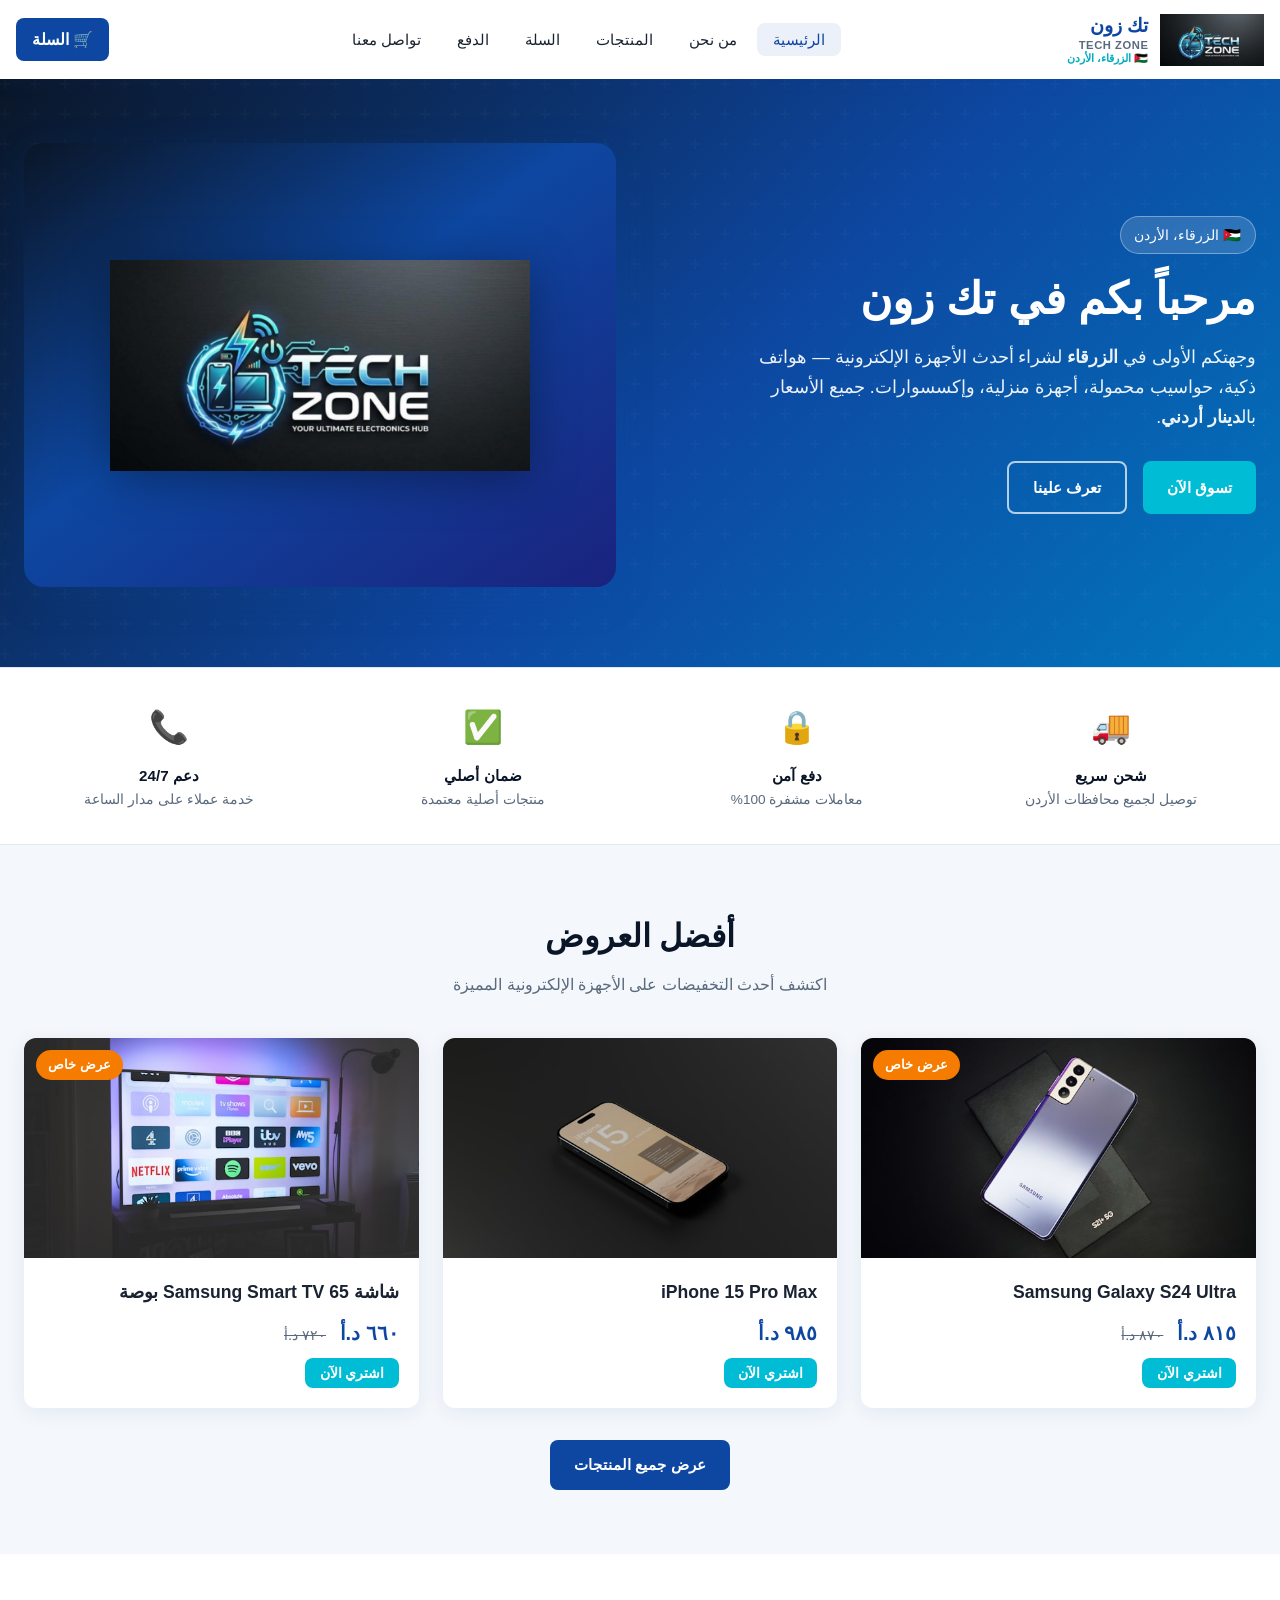
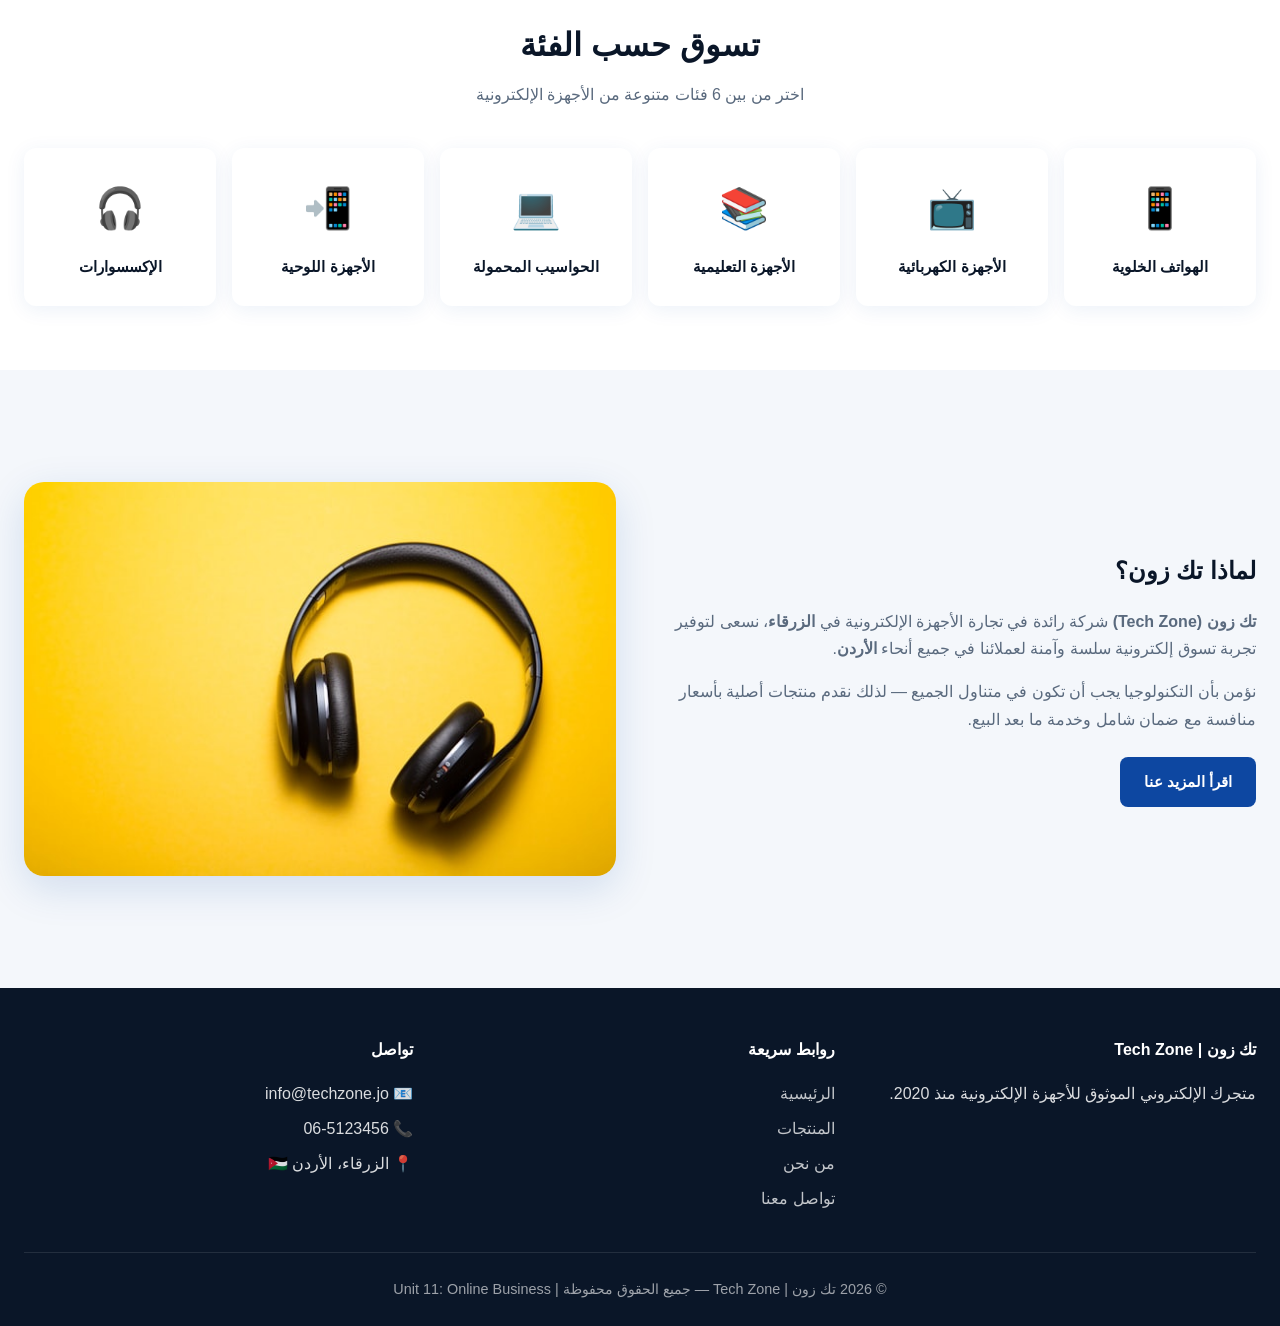
<file: index.html>
<!DOCTYPE html>
<html lang="ar" dir="rtl">
<head>
  <meta charset="UTF-8">
  <meta name="viewport" content="width=device-width, initial-scale=1.0, viewport-fit=cover">
  <meta name="description" content="تك زون - متجر إلكتروني للأجهزة الإلكترونية. هواتف، لابتوبات، تلفزيونات وأكثر.">
  <title>تك زون | Tech Zone - الصفحة الرئيسية</title>
  <link rel="stylesheet" href="css/style.css">
  <link rel="icon" href="images/logo.png" type="image/png">
</head>
<body>
  <header class="site-header">
    <div class="header-inner">
      <a href="index.html" class="logo">
        <img src="images/logo.png" alt="تك زون Tech Zone" class="logo-img">
        <div class="logo-text">
          <span class="store-name">تك زون</span>
          <span class="store-name-en">TECH ZONE</span>
          <span class="location">🇯🇴 الزرقاء، الأردن</span>
        </div>
      </a>
      <button class="menu-toggle" aria-label="القائمة">☰</button>
      <nav class="main-nav">
        <ul>
          <li><a href="index.html" class="active">الرئيسية</a></li>
          <li><a href="about.html">من نحن</a></li>
          <li><a href="products.html">المنتجات</a></li>
          <li><a href="cart.html">السلة</a></li>
          <li><a href="checkout.html">الدفع</a></li>
          <li><a href="contact.html">تواصل معنا</a></li>
        </ul>
      </nav>
      <div class="header-actions">
        <a href="cart.html" class="cart-link">
          🛒 السلة
          <span class="cart-badge" style="display:none">0</span>
        </a>
      </div>
    </div>
  </header>

  <section class="hero">
    <div class="hero-content">
      <div>
        <span class="location-badge">🇯🇴 الزرقاء، الأردن</span>
        <h1>مرحباً بكم في تك زون</h1>
        <p>وجهتكم الأولى في <strong>الزرقاء</strong> لشراء أحدث الأجهزة الإلكترونية — هواتف ذكية، حواسيب محمولة، أجهزة منزلية، وإكسسوارات. جميع الأسعار بال<strong>دينار أردني</strong>.</p>
        <div class="hero-btns">
          <a href="products.html" class="btn btn-primary">تسوق الآن</a>
          <a href="about.html" class="btn btn-outline">تعرف علينا</a>
        </div>
      </div>
      <div class="hero-image hero-logo-wrap">
        <img src="images/logo.png" alt="تك زون Tech Zone — Your Ultimate Electronics Hub" class="hero-logo">
      </div>
    </div>
  </section>

  <section class="brand-strip">
    <div class="container">
      <div class="brand-features">
        <div class="brand-feature">
          <div class="icon">🚚</div>
          <h4>شحن سريع</h4>
          <p style="font-size:0.85rem;color:#5a6a7e;">توصيل لجميع محافظات الأردن</p>
        </div>
        <div class="brand-feature">
          <div class="icon">🔒</div>
          <h4>دفع آمن</h4>
          <p style="font-size:0.85rem;color:#5a6a7e;">معاملات مشفرة 100%</p>
        </div>
        <div class="brand-feature">
          <div class="icon">✅</div>
          <h4>ضمان أصلي</h4>
          <p style="font-size:0.85rem;color:#5a6a7e;">منتجات أصلية معتمدة</p>
        </div>
        <div class="brand-feature">
          <div class="icon">📞</div>
          <h4>دعم 24/7</h4>
          <p style="font-size:0.85rem;color:#5a6a7e;">خدمة عملاء على مدار الساعة</p>
        </div>
      </div>
    </div>
  </section>

  <section class="section">
    <div class="container">
      <div class="section-header">
        <h2>أفضل العروض</h2>
        <p>اكتشف أحدث التخفيضات على الأجهزة الإلكترونية المميزة</p>
      </div>
      <div class="offers-grid" id="offers-grid"></div>
      <p style="text-align:center;margin-top:2rem;">
        <a href="products.html" class="btn btn-secondary">عرض جميع المنتجات</a>
      </p>
    </div>
  </section>

  <section class="section" style="background:#fff;padding:4rem 0;">
    <div class="container">
      <div class="section-header">
        <h2>تسوق حسب الفئة</h2>
        <p>اختر من بين 6 فئات متنوعة من الأجهزة الإلكترونية</p>
      </div>
      <div class="categories-grid">
        <a href="products.html#phones" class="category-card">
          <div class="category-icon">📱</div>
          <h3>الهواتف الخلوية</h3>
        </a>
        <a href="products.html#appliances" class="category-card">
          <div class="category-icon">📺</div>
          <h3>الأجهزة الكهربائية</h3>
        </a>
        <a href="products.html#education" class="category-card">
          <div class="category-icon">📚</div>
          <h3>الأجهزة التعليمية</h3>
        </a>
        <a href="products.html#laptops" class="category-card">
          <div class="category-icon">💻</div>
          <h3>الحواسيب المحمولة</h3>
        </a>
        <a href="products.html#tablets" class="category-card">
          <div class="category-icon">📲</div>
          <h3>الأجهزة اللوحية</h3>
        </a>
        <a href="products.html#accessories" class="category-card">
          <div class="category-icon">🎧</div>
          <h3>الإكسسوارات</h3>
        </a>
      </div>
    </div>
  </section>

  <section class="section">
    <div class="container">
      <div class="about-grid">
        <div>
          <h2 style="margin-bottom:1rem;color:#0a1628;">لماذا تك زون؟</h2>
          <p style="color:#5a6a7e;margin-bottom:1rem;">
            <strong>تك زون (Tech Zone)</strong> شركة رائدة في تجارة الأجهزة الإلكترونية في <strong>الزرقاء</strong>، نسعى لتوفير تجربة تسوق إلكترونية سلسة وآمنة لعملائنا في جميع أنحاء <strong>الأردن</strong>.
          </p>
          <p style="color:#5a6a7e;margin-bottom:1.5rem;">
            نؤمن بأن التكنولوجيا يجب أن تكون في متناول الجميع — لذلك نقدم منتجات أصلية بأسعار منافسة مع ضمان شامل وخدمة ما بعد البيع.
          </p>
          <a href="about.html" class="btn btn-secondary">اقرأ المزيد عنا</a>
        </div>
        <div class="about-image">
          <img src="images/products/16.jpg" alt="متجر تك زون — إلكترونيات">
        </div>
      </div>
    </div>
  </section>

  <footer class="site-footer">
    <div class="container">
      <div class="footer-grid">
        <div>
          <h4>تك زون | Tech Zone</h4>
          <p>متجرك الإلكتروني الموثوق للأجهزة الإلكترونية منذ 2020.</p>
        </div>
        <div>
          <h4>روابط سريعة</h4>
          <ul>
            <li><a href="index.html">الرئيسية</a></li>
            <li><a href="products.html">المنتجات</a></li>
            <li><a href="about.html">من نحن</a></li>
            <li><a href="contact.html">تواصل معنا</a></li>
          </ul>
        </div>
        <div>
          <h4>تواصل</h4>
          <ul>
            <li>📧 info@techzone.jo</li>
            <li>📞 06-5123456</li>
            <li>📍 الزرقاء، الأردن 🇯🇴</li>
          </ul>
        </div>
      </div>
      <div class="footer-bottom">
        <p>© 2026 تك زون | Tech Zone — جميع الحقوق محفوظة | Unit 11: Online Business</p>
      </div>
    </div>
  </footer>

  <script src="js/site-config.js"></script>
  <script src="js/image-utils.js"></script>
  <script src="js/products-data.js"></script>
  <script src="js/main.js"></script>
</body>
</html>
</file>
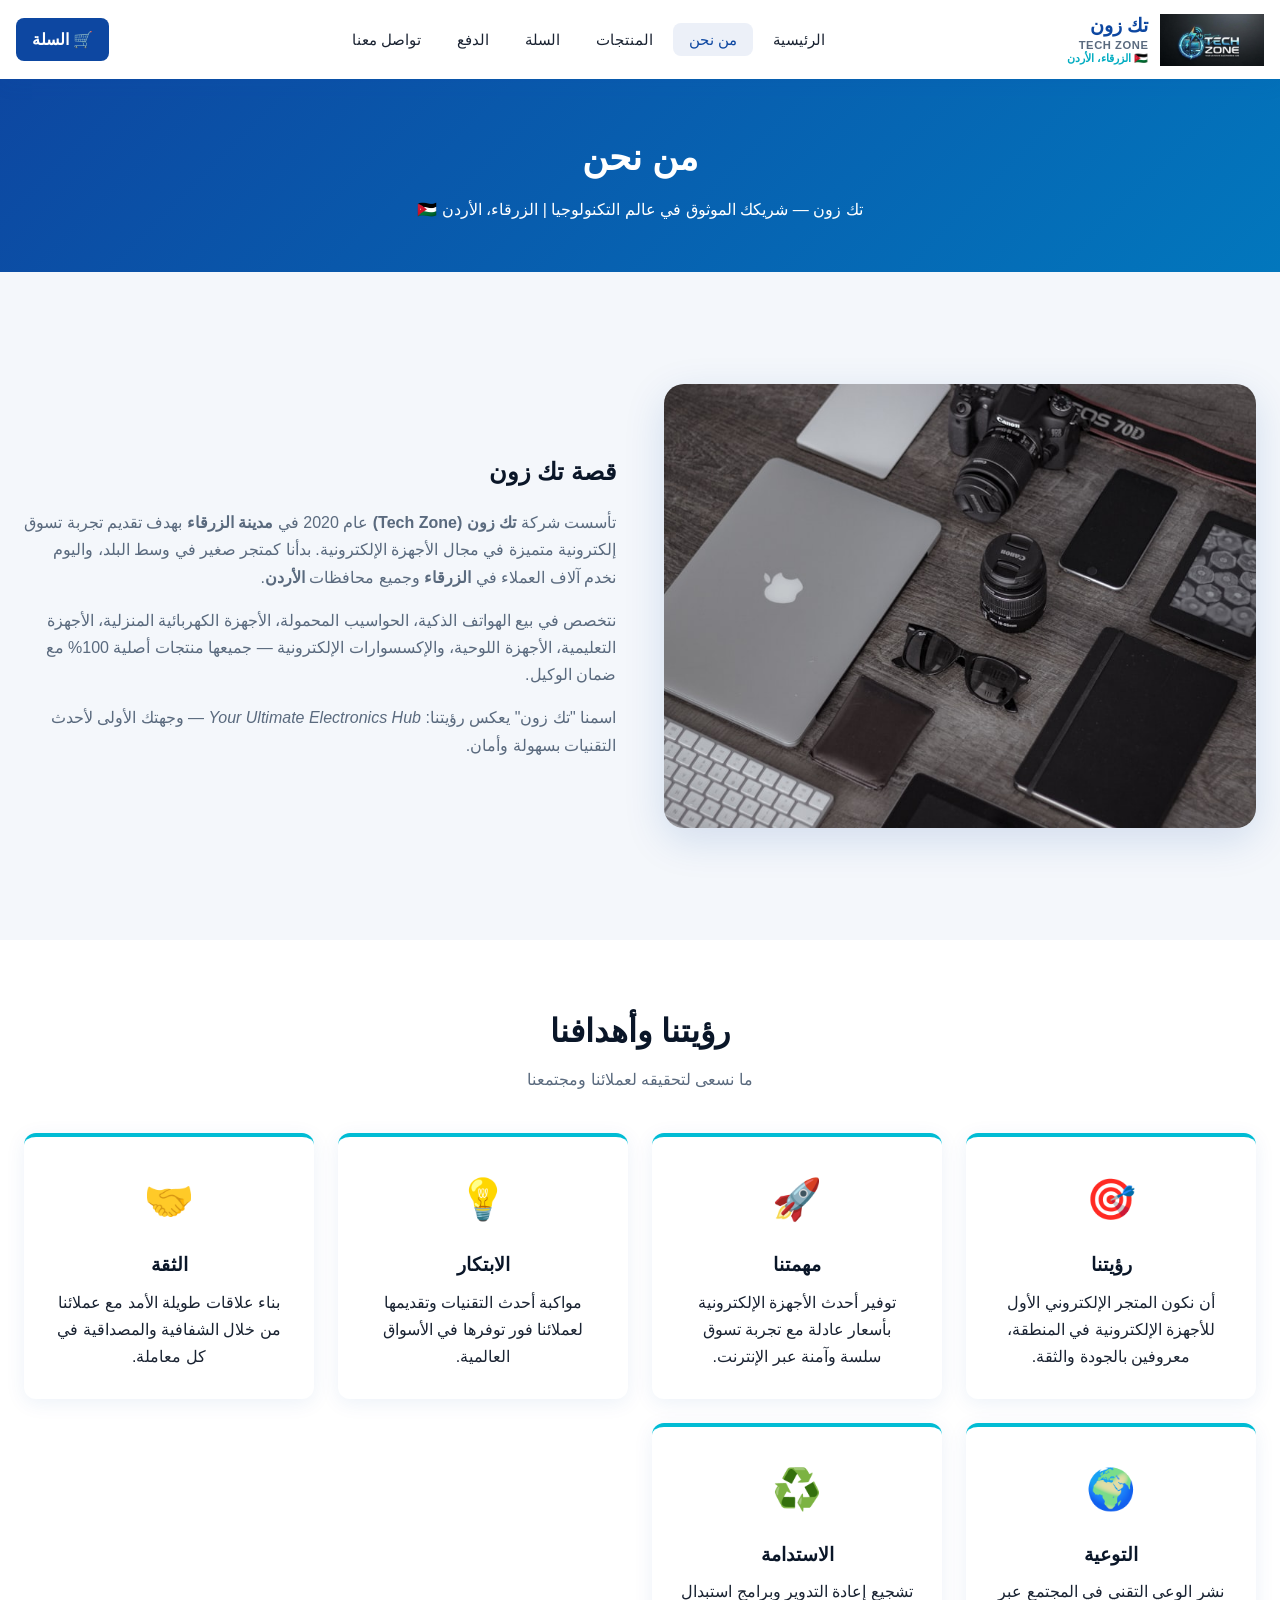
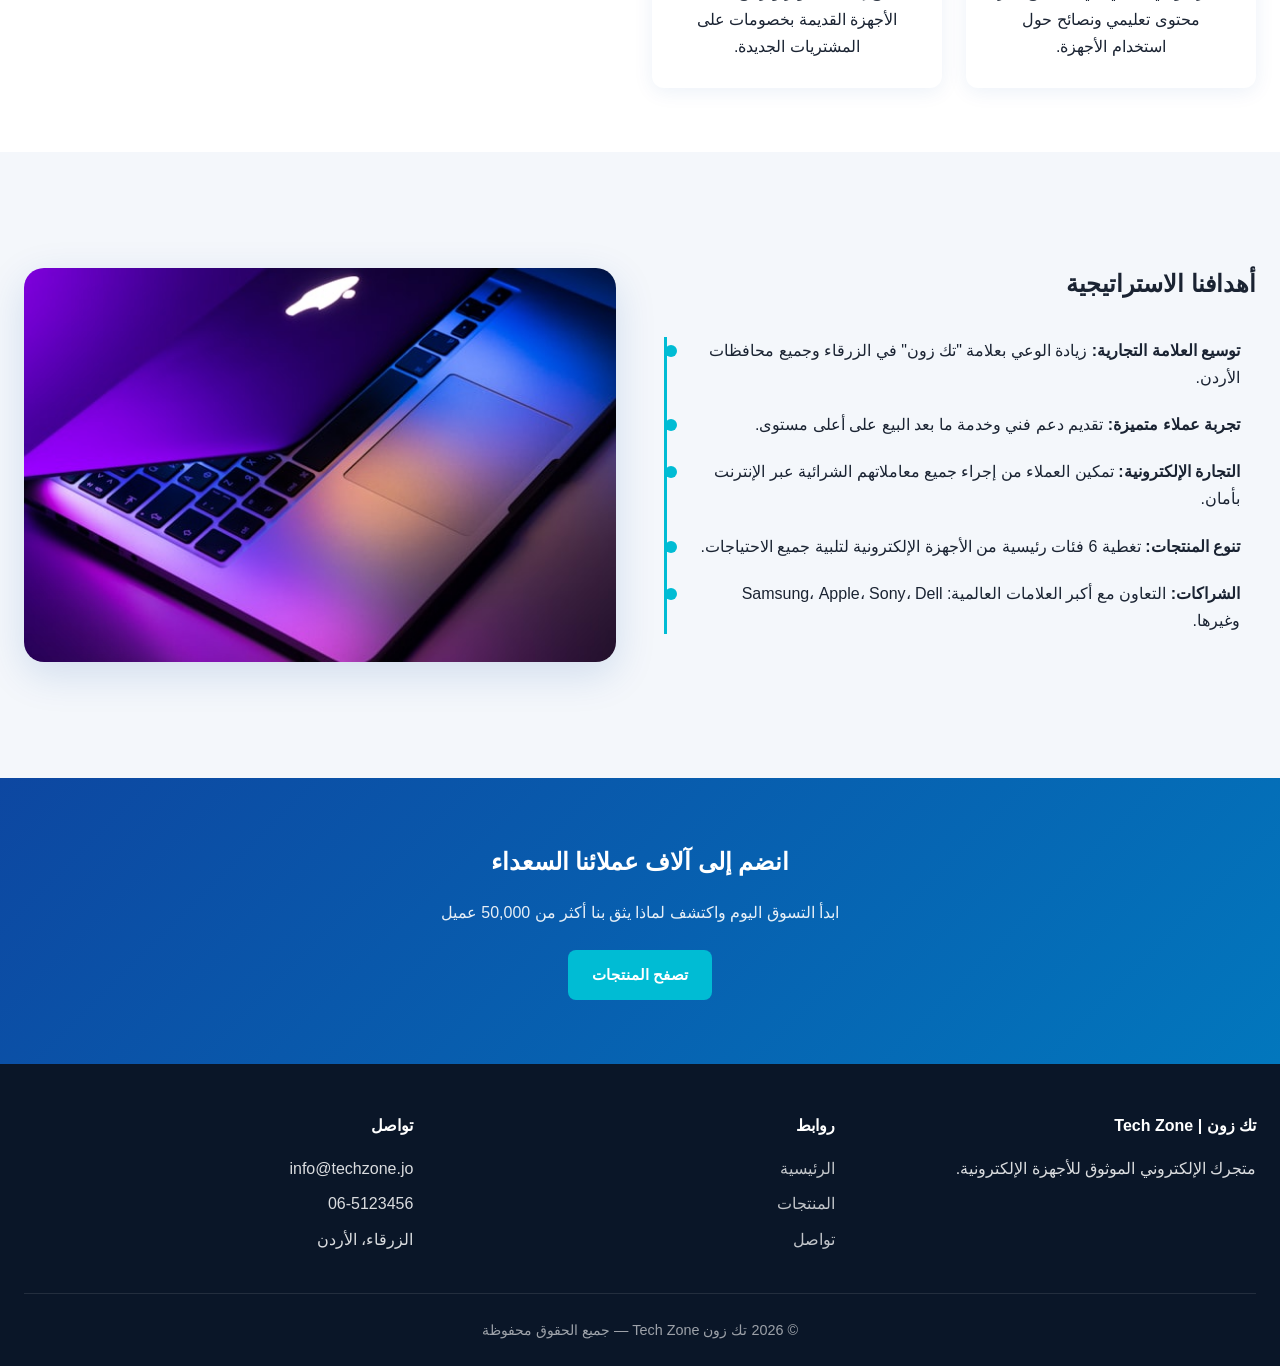
<file: about.html>
<!DOCTYPE html>
<html lang="ar" dir="rtl">
<head>
  <meta charset="UTF-8">
  <meta name="viewport" content="width=device-width, initial-scale=1.0, viewport-fit=cover">
  <meta name="description" content="تعرف على شركة تك زون - رؤيتنا وأهدافنا وقيمنا">
  <title>من نحن | تك زون Tech Zone</title>
  <link rel="stylesheet" href="css/style.css">
</head>
<body>
  <header class="site-header">
    <div class="header-inner">
      <a href="index.html" class="logo">
        <img src="images/logo.png" alt="تك زون Tech Zone" class="logo-img">
        <div class="logo-text">
          <span class="store-name">تك زون</span>
          <span class="store-name-en">TECH ZONE</span>
          <span class="location">🇯🇴 الزرقاء، الأردن</span>
        </div>
      </a>
      <button class="menu-toggle" aria-label="القائمة">☰</button>
      <nav class="main-nav">
        <ul>
          <li><a href="index.html">الرئيسية</a></li>
          <li><a href="about.html" class="active">من نحن</a></li>
          <li><a href="products.html">المنتجات</a></li>
          <li><a href="cart.html">السلة</a></li>
          <li><a href="checkout.html">الدفع</a></li>
          <li><a href="contact.html">تواصل معنا</a></li>
        </ul>
      </nav>
      <div class="header-actions">
        <a href="cart.html" class="cart-link">🛒 السلة<span class="cart-badge" style="display:none">0</span></a>
      </div>
    </div>
  </header>

  <section class="about-hero">
    <h1>من نحن</h1>
    <p>تك زون — شريكك الموثوق في عالم التكنولوجيا | الزرقاء، الأردن 🇯🇴</p>
  </section>

  <section class="section">
    <div class="container">
      <div class="about-grid">
        <div class="about-image">
          <img src="images/hero.jpg" alt="فريق تك زون — الزرقاء">
        </div>
        <div>
          <h2 style="margin-bottom:1rem;color:#0a1628;">قصة تك زون</h2>
          <p style="color:#5a6a7e;margin-bottom:1rem;">
            تأسست شركة <strong>تك زون (Tech Zone)</strong> عام 2020 في <strong>مدينة الزرقاء</strong> بهدف تقديم تجربة تسوق إلكترونية متميزة في مجال الأجهزة الإلكترونية. بدأنا كمتجر صغير في وسط البلد، واليوم نخدم آلاف العملاء في <strong>الزرقاء</strong> وجميع محافظات <strong>الأردن</strong>.
          </p>
          <p style="color:#5a6a7e;margin-bottom:1rem;">
            نتخصص في بيع الهواتف الذكية، الحواسيب المحمولة، الأجهزة الكهربائية المنزلية، الأجهزة التعليمية، الأجهزة اللوحية، والإكسسوارات الإلكترونية — جميعها منتجات أصلية 100% مع ضمان الوكيل.
          </p>
          <p style="color:#5a6a7e;">
            اسمنا "تك زون" يعكس رؤيتنا: <em>Your Ultimate Electronics Hub</em> — وجهتك الأولى لأحدث التقنيات بسهولة وأمان.
          </p>
        </div>
      </div>
    </div>
  </section>

  <section class="section" style="background:#fff;">
    <div class="container">
      <div class="section-header">
        <h2>رؤيتنا وأهدافنا</h2>
        <p>ما نسعى لتحقيقه لعملائنا ومجتمعنا</p>
      </div>
      <div class="values-grid">
        <div class="value-card">
          <div class="icon">🎯</div>
          <h3>رؤيتنا</h3>
          <p>أن نكون المتجر الإلكتروني الأول للأجهزة الإلكترونية في المنطقة، معروفين بالجودة والثقة.</p>
        </div>
        <div class="value-card">
          <div class="icon">🚀</div>
          <h3>مهمتنا</h3>
          <p>توفير أحدث الأجهزة الإلكترونية بأسعار عادلة مع تجربة تسوق سلسة وآمنة عبر الإنترنت.</p>
        </div>
        <div class="value-card">
          <div class="icon">💡</div>
          <h3>الابتكار</h3>
          <p>مواكبة أحدث التقنيات وتقديمها لعملائنا فور توفرها في الأسواق العالمية.</p>
        </div>
        <div class="value-card">
          <div class="icon">🤝</div>
          <h3>الثقة</h3>
          <p>بناء علاقات طويلة الأمد مع عملائنا من خلال الشفافية والمصداقية في كل معاملة.</p>
        </div>
        <div class="value-card">
          <div class="icon">🌍</div>
          <h3>التوعية</h3>
          <p>نشر الوعي التقني في المجتمع عبر محتوى تعليمي ونصائح حول استخدام الأجهزة.</p>
        </div>
        <div class="value-card">
          <div class="icon">♻️</div>
          <h3>الاستدامة</h3>
          <p>تشجيع إعادة التدوير وبرامج استبدال الأجهزة القديمة بخصومات على المشتريات الجديدة.</p>
        </div>
      </div>
    </div>
  </section>

  <section class="section">
    <div class="container">
      <div class="about-grid">
        <div>
          <h2 style="margin-bottom:1rem;">أهدافنا الاستراتيجية</h2>
          <ul class="timeline">
            <li><strong>توسيع العلامة التجارية:</strong> زيادة الوعي بعلامة "تك زون" في الزرقاء وجميع محافظات الأردن.</li>
            <li><strong>تجربة عملاء متميزة:</strong> تقديم دعم فني وخدمة ما بعد البيع على أعلى مستوى.</li>
            <li><strong>التجارة الإلكترونية:</strong> تمكين العملاء من إجراء جميع معاملاتهم الشرائية عبر الإنترنت بأمان.</li>
            <li><strong>تنوع المنتجات:</strong> تغطية 6 فئات رئيسية من الأجهزة الإلكترونية لتلبية جميع الاحتياجات.</li>
            <li><strong>الشراكات:</strong> التعاون مع أكبر العلامات العالمية: Samsung، Apple، Sony، Dell وغيرها.</li>
          </ul>
        </div>
        <div class="about-image">
          <img src="images/products/10.jpg" alt="أهداف تك زون">
        </div>
      </div>
    </div>
  </section>

  <section class="section" style="background:linear-gradient(135deg,#0d47a1,#0277bd);color:#fff;text-align:center;">
    <div class="container">
      <h2 style="margin-bottom:1rem;">انضم إلى آلاف عملائنا السعداء</h2>
      <p style="opacity:0.9;margin-bottom:1.5rem;max-width:500px;margin-inline:auto;">ابدأ التسوق اليوم واكتشف لماذا يثق بنا أكثر من 50,000 عميل</p>
      <a href="products.html" class="btn btn-primary">تصفح المنتجات</a>
    </div>
  </section>

  <footer class="site-footer">
    <div class="container">
      <div class="footer-grid">
        <div><h4>تك زون | Tech Zone</h4><p>متجرك الإلكتروني الموثوق للأجهزة الإلكترونية.</p></div>
        <div><h4>روابط</h4><ul><li><a href="index.html">الرئيسية</a></li><li><a href="products.html">المنتجات</a></li><li><a href="contact.html">تواصل</a></li></ul></div>
        <div><h4>تواصل</h4><ul><li>info@techzone.jo</li><li>06-5123456</li><li>الزرقاء، الأردن</li></ul></div>
      </div>
      <div class="footer-bottom"><p>© 2026 تك زون Tech Zone — جميع الحقوق محفوظة</p></div>
    </div>
  </footer>

  <script src="js/site-config.js"></script>
  <script src="js/image-utils.js"></script>
  <script src="js/products-data.js"></script>
  <script src="js/main.js"></script>
</body>
</html>
</file>
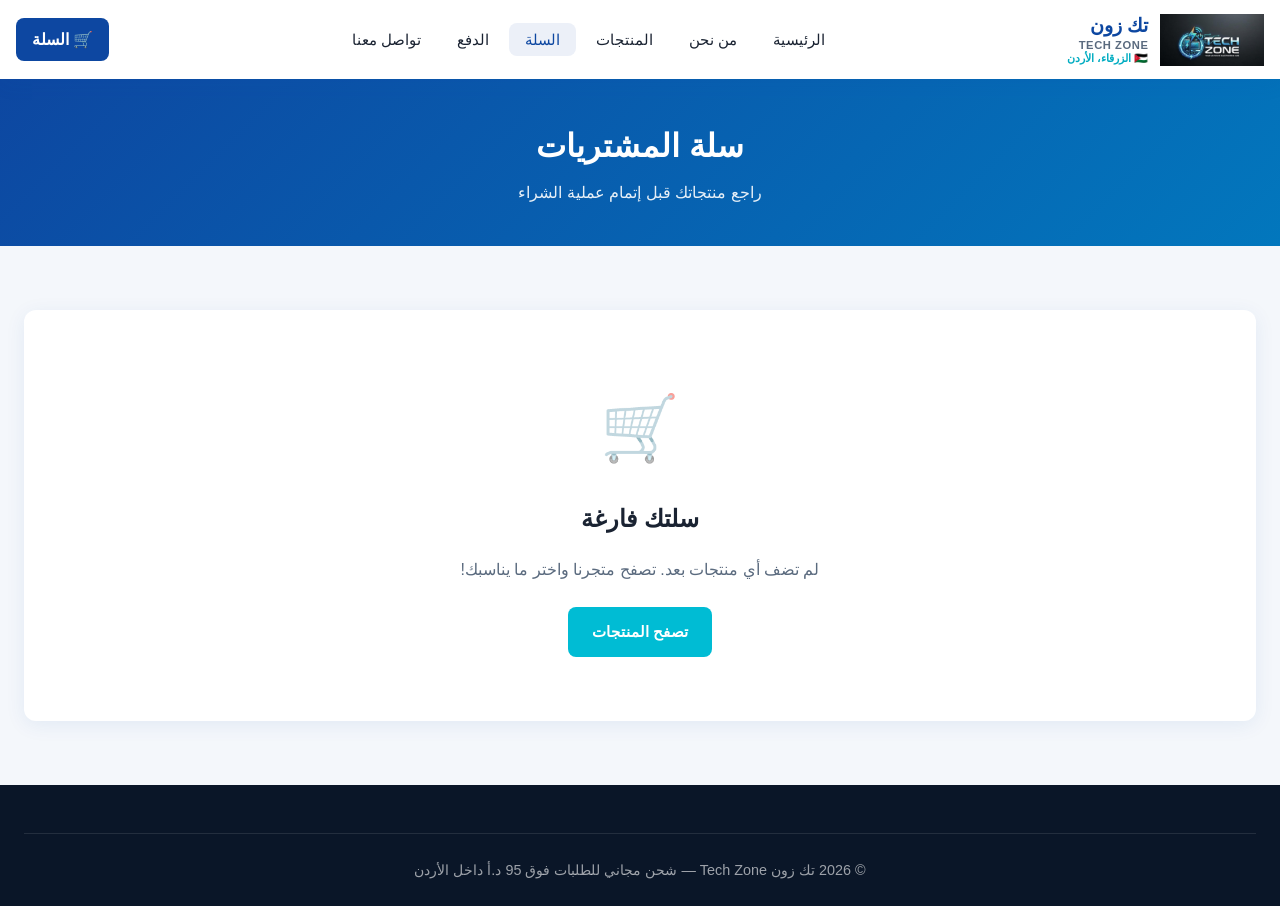
<file: cart.html>
<!DOCTYPE html>
<html lang="ar" dir="rtl">
<head>
  <meta charset="UTF-8">
  <meta name="viewport" content="width=device-width, initial-scale=1.0, viewport-fit=cover">
  <title>سلة المشتريات | تك زون Tech Zone</title>
  <link rel="stylesheet" href="css/style.css">
</head>
<body>
  <header class="site-header">
    <div class="header-inner">
      <a href="index.html" class="logo">
        <img src="images/logo.png" alt="تك زون Tech Zone" class="logo-img">
        <div class="logo-text">
          <span class="store-name">تك زون</span>
          <span class="store-name-en">TECH ZONE</span>
          <span class="location">🇯🇴 الزرقاء، الأردن</span>
        </div>
      </a>
      <button class="menu-toggle" aria-label="القائمة">☰</button>
      <nav class="main-nav">
        <ul>
          <li><a href="index.html">الرئيسية</a></li>
          <li><a href="about.html">من نحن</a></li>
          <li><a href="products.html">المنتجات</a></li>
          <li><a href="cart.html" class="active">السلة</a></li>
          <li><a href="checkout.html">الدفع</a></li>
          <li><a href="contact.html">تواصل معنا</a></li>
        </ul>
      </nav>
      <div class="header-actions">
        <a href="cart.html" class="cart-link">🛒 السلة<span class="cart-badge" style="display:none">0</span></a>
      </div>
    </div>
  </header>

  <section class="page-banner">
    <h1>سلة المشتريات</h1>
    <p>راجع منتجاتك قبل إتمام عملية الشراء</p>
  </section>

  <section class="section">
    <div class="container">
      <div id="empty-cart" class="empty-cart" style="display:none;">
        <div class="icon">🛒</div>
        <h2>سلتك فارغة</h2>
        <p style="color:#5a6a7e;margin:1rem 0 1.5rem;">لم تضف أي منتجات بعد. تصفح متجرنا واختر ما يناسبك!</p>
        <a href="products.html" class="btn btn-primary">تصفح المنتجات</a>
      </div>

      <div id="cart-layout" class="cart-layout" style="display:none;">
        <div class="cart-table-wrap">
          <table class="cart-table">
            <thead>
              <tr>
                <th>المنتج</th>
                <th>السعر</th>
                <th>الكمية</th>
                <th>المجموع</th>
                <th>إجراء</th>
              </tr>
            </thead>
            <tbody id="cart-items"></tbody>
          </table>
        </div>
        <div class="cart-summary" id="cart-summary"></div>
      </div>
    </div>
  </section>

  <footer class="site-footer">
    <div class="container">
      <div class="footer-bottom"><p>© 2026 تك زون Tech Zone — شحن مجاني للطلبات فوق 95 د.أ داخل الأردن</p></div>
    </div>
  </footer>

  <script src="js/site-config.js"></script>
  <script src="js/image-utils.js"></script>
  <script src="js/products-data.js"></script>
  <script src="js/main.js"></script>
</body>
</html>
</file>
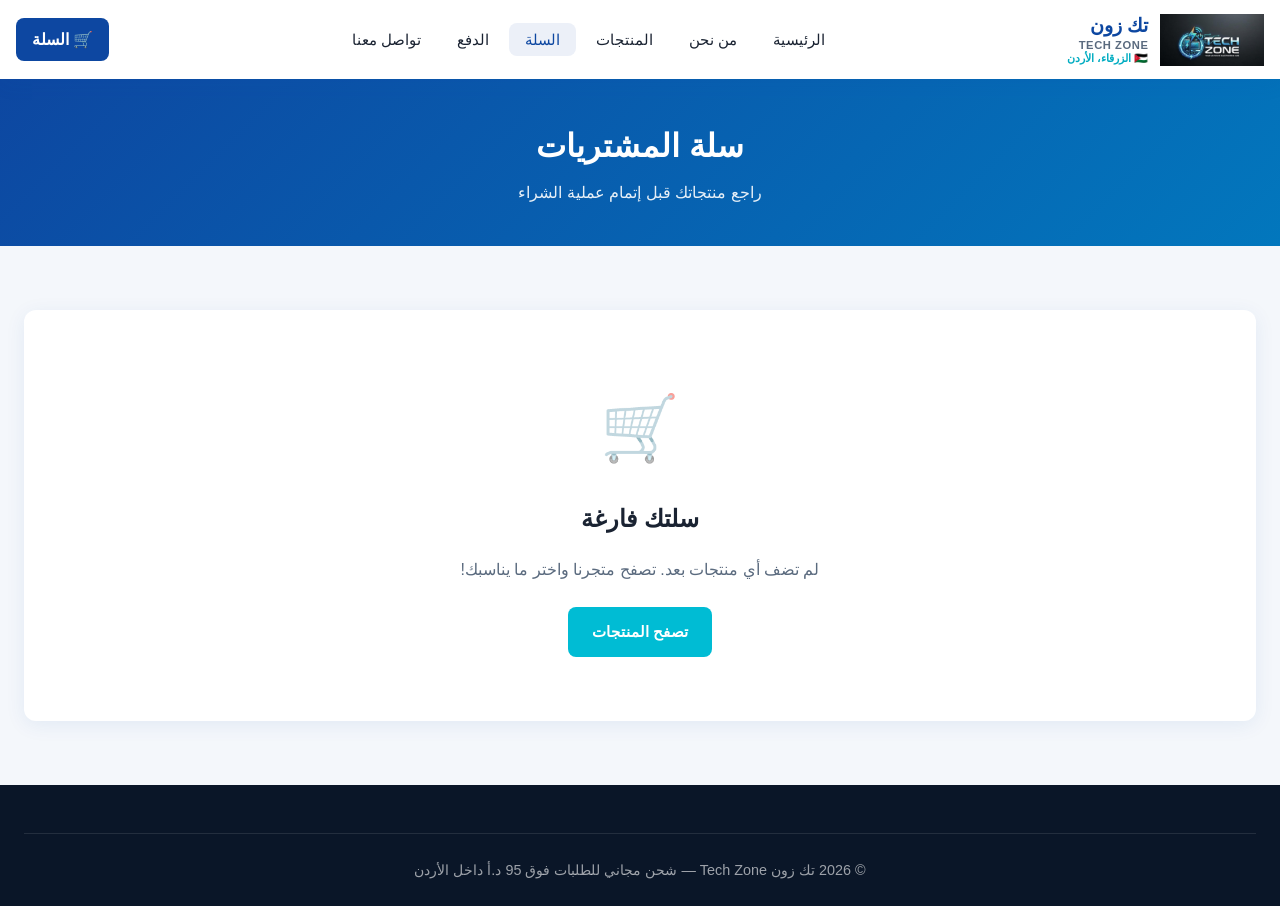
<file: checkout.html>
<!DOCTYPE html>
<html lang="ar" dir="rtl">
<head>
  <meta charset="UTF-8">
  <meta name="viewport" content="width=device-width, initial-scale=1.0, viewport-fit=cover">
  <title>إتمام الدفع | تك زون Tech Zone</title>
  <link rel="stylesheet" href="css/style.css">
</head>
<body>
  <header class="site-header">
    <div class="header-inner">
      <a href="index.html" class="logo">
        <img src="images/logo.png" alt="تك زون Tech Zone" class="logo-img">
        <div class="logo-text">
          <span class="store-name">تك زون</span>
          <span class="store-name-en">TECH ZONE</span>
          <span class="location">🇯🇴 الزرقاء، الأردن</span>
        </div>
      </a>
      <button class="menu-toggle" aria-label="القائمة">☰</button>
      <nav class="main-nav">
        <ul>
          <li><a href="index.html">الرئيسية</a></li>
          <li><a href="about.html">من نحن</a></li>
          <li><a href="products.html">المنتجات</a></li>
          <li><a href="cart.html">السلة</a></li>
          <li><a href="checkout.html" class="active">الدفع</a></li>
          <li><a href="contact.html">تواصل معنا</a></li>
        </ul>
      </nav>
      <div class="header-actions">
        <a href="cart.html" class="cart-link">🛒 السلة<span class="cart-badge" style="display:none">0</span></a>
      </div>
    </div>
  </header>

  <section class="page-banner">
    <h1>إتمام الشراء والدفع</h1>
    <p>أدخل بياناتك واختر طريقة الدفع لإتمام المعاملة عبر الإنترنت</p>
  </section>

  <section class="section">
    <div class="container">
      <div class="cart-layout">
        <form id="checkout-form" class="checkout-form">
          <h2 style="margin-bottom:1.5rem;color:#0a1628;">بيانات الشحن</h2>
          <div class="form-row">
            <div class="form-group">
              <label for="name">الاسم الكامل *</label>
              <input type="text" id="name" name="name" required placeholder="">
            </div>
            <div class="form-group">
              <label for="phone">رقم الجوال *</label>
              <input type="tel" id="phone" name="phone" required placeholder="05xxxxxxxx">
            </div>
          </div>
          <div class="form-group">
            <label for="email">البريد الإلكتروني *</label>
            <input type="email" id="email" name="email" required placeholder="example@email.com">
          </div>
          <div class="form-group">
            <label for="address">العنوان التفصيلي *</label>
            <input type="text" id="address" name="address" required placeholder="الحي، الشارع، رقم المبنى">
          </div>
          <div class="form-group">
            <label for="city">المدينة *</label>
            <select id="city" name="city" required>
              <option value="">اختر المحافظة</option>
              <option value="zarqa" selected>الزرقاء</option>
              <option value="amman">عمان</option>
              <option value="irbid">إربد</option>
              <option value="aqaba">العقبة</option>
              <option value="madaba">مادبا</option>
              <option value="karak">الكرك</option>
              <option value="other">محافظة أخرى</option>
            </select>
          </div>

          <h2 style="margin:2rem 0 1rem;color:#0a1628;">طريقة الدفع</h2>
          <div class="payment-methods">
            <label class="payment-option selected">
              <input type="radio" name="payment" value="cliq" checked>
              <div>📲</div>
              <strong>CliQ</strong>
            </label>
            <label class="payment-option">
              <input type="radio" name="payment" value="visa">
              <div>💳</div>
              <strong>فيزا / ماستر</strong>
            </label>
            <label class="payment-option">
              <input type="radio" name="payment" value="cod">
              <div>💵</div>
              <strong>الدفع عند الاستلام</strong>
            </label>
          </div>

          <div class="form-row" style="margin-top:1rem;">
            <div class="form-group">
              <label for="card">رقم البطاقة (اختياري للمحاكاة)</label>
              <input type="text" id="card" placeholder="xxxx xxxx xxxx xxxx" maxlength="19">
            </div>
            <div class="form-group">
              <label for="cvv">CVV</label>
              <input type="text" id="cvv" placeholder="123" maxlength="4">
            </div>
          </div>

          <p style="font-size:0.85rem;color:#5a6a7e;margin:1rem 0;">
            🔒 جميع المعاملات مشفرة وآمنة. هذا نموذج تعليمي لمحاكاة عملية الشراء الإلكتروني.
          </p>

          <button type="submit" class="btn btn-primary" style="width:100%;padding:1rem;font-size:1.05rem;">
            تأكيد الطلب والدفع
          </button>
        </form>

        <div class="cart-summary">
          <h3>ملخص الطلب</h3>
          <div id="checkout-summary"></div>
        </div>
      </div>
    </div>
  </section>

  <footer class="site-footer">
    <div class="container">
      <div class="footer-bottom"><p>© 2026 تك زونTech Zone</p></div>
    </div>
  </footer>

  <script src="js/site-config.js"></script>
  <script src="js/image-utils.js"></script>
  <script src="js/products-data.js"></script>
  <script src="js/main.js"></script>
</body>
</html>
</file>
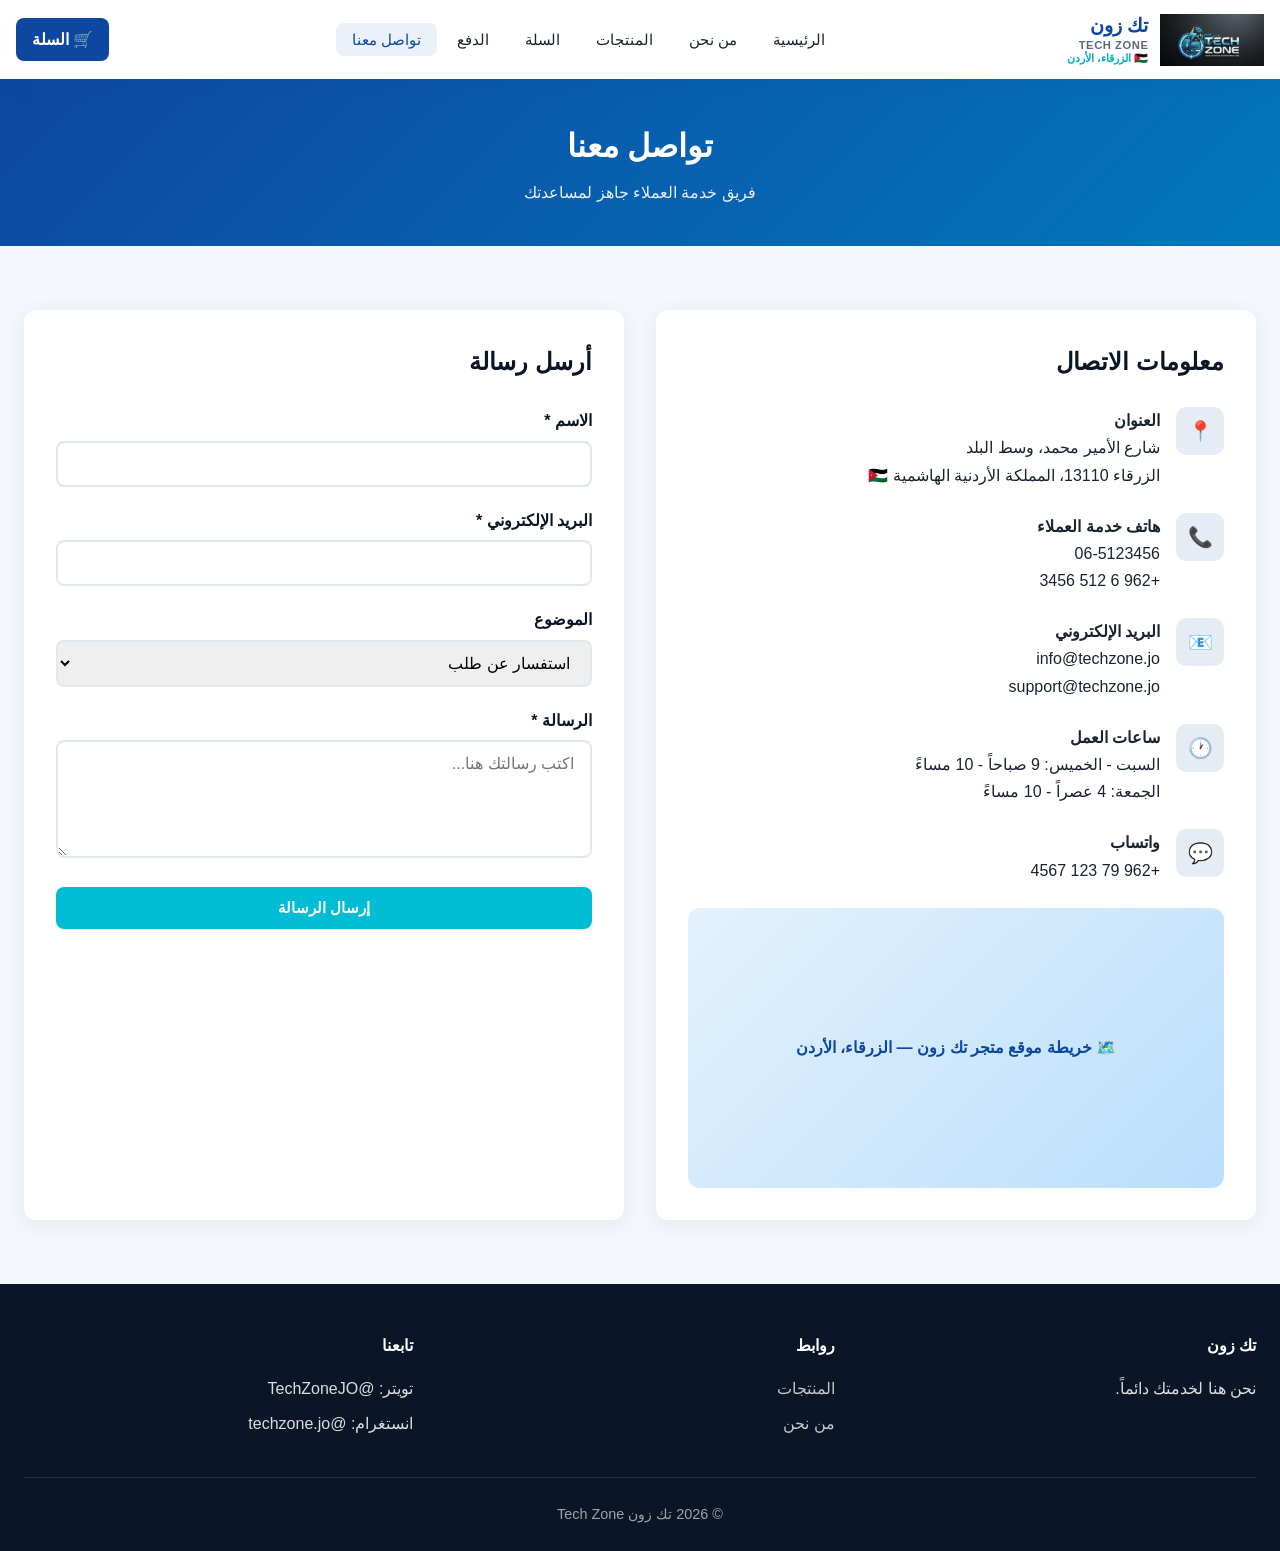
<file: contact.html>
<!DOCTYPE html>
<html lang="ar" dir="rtl">
<head>
  <meta charset="UTF-8">
  <meta name="viewport" content="width=device-width, initial-scale=1.0, viewport-fit=cover">
  <title>تواصل معنا | تك زون Tech Zone</title>
  <link rel="stylesheet" href="css/style.css">
</head>
<body>
  <header class="site-header">
    <div class="header-inner">
      <a href="index.html" class="logo">
        <img src="images/logo.png" alt="تك زون Tech Zone" class="logo-img">
        <div class="logo-text">
          <span class="store-name">تك زون</span>
          <span class="store-name-en">TECH ZONE</span>
          <span class="location">🇯🇴 الزرقاء، الأردن</span>
        </div>
      </a>
      <button class="menu-toggle" aria-label="القائمة">☰</button>
      <nav class="main-nav">
        <ul>
          <li><a href="index.html">الرئيسية</a></li>
          <li><a href="about.html">من نحن</a></li>
          <li><a href="products.html">المنتجات</a></li>
          <li><a href="cart.html">السلة</a></li>
          <li><a href="checkout.html">الدفع</a></li>
          <li><a href="contact.html" class="active">تواصل معنا</a></li>
        </ul>
      </nav>
      <div class="header-actions">
        <a href="cart.html" class="cart-link">🛒 السلة<span class="cart-badge" style="display:none">0</span></a>
      </div>
    </div>
  </header>

  <section class="page-banner">
    <h1>تواصل معنا</h1>
    <p>فريق خدمة العملاء جاهز لمساعدتك</p>
  </section>

  <section class="section">
    <div class="container">
      <div class="contact-grid">
        <div class="contact-info-card">
          <h2 style="margin-bottom:1.5rem;color:#0a1628;">معلومات الاتصال</h2>

          <div class="contact-item">
            <div class="icon">📍</div>
            <div>
              <strong>العنوان</strong>
              <p>شارع الأمير محمد، وسط البلد<br>الزرقاء 13110، المملكة الأردنية الهاشمية 🇯🇴</p>
            </div>
          </div>

          <div class="contact-item">
            <div class="icon">📞</div>
            <div>
              <strong>هاتف خدمة العملاء</strong>
              <p>06-5123456<br>+962 6 512 3456</p>
            </div>
          </div>

          <div class="contact-item">
            <div class="icon">📧</div>
            <div>
              <strong>البريد الإلكتروني</strong>
              <p>info@techzone.jo<br>support@techzone.jo</p>
            </div>
          </div>

          <div class="contact-item">
            <div class="icon">🕐</div>
            <div>
              <strong>ساعات العمل</strong>
              <p>السبت - الخميس: 9 صباحاً - 10 مساءً<br>الجمعة: 4 عصراً - 10 مساءً</p>
            </div>
          </div>

          <div class="contact-item">
            <div class="icon">💬</div>
            <div>
              <strong>واتساب</strong>
              <p>+962 79 123 4567</p>
            </div>
          </div>

          <div class="map-placeholder">
            🗺️ خريطة موقع متجر تك زون — الزرقاء، الأردن
          </div>
        </div>

        <form id="contact-form" class="checkout-form">
          <h2 style="margin-bottom:1.5rem;color:#0a1628;">أرسل رسالة</h2>
          <div class="form-group">
            <label for="c-name">الاسم *</label>
            <input type="text" id="c-name" name="name" required>
          </div>
          <div class="form-group">
            <label for="c-email">البريد الإلكتروني *</label>
            <input type="email" id="c-email" name="email" required>
          </div>
          <div class="form-group">
            <label for="c-subject">الموضوع</label>
            <select id="c-subject" name="subject">
              <option value="order">استفسار عن طلب</option>
              <option value="product">استفسار عن منتج</option>
              <option value="warranty">الضمان والصيانة</option>
              <option value="other">أخرى</option>
            </select>
          </div>
          <div class="form-group">
            <label for="c-message">الرسالة *</label>
            <textarea id="c-message" name="message" rows="5" required placeholder="اكتب رسالتك هنا..."></textarea>
          </div>
          <button type="submit" class="btn btn-primary" style="width:100%;">إرسال الرسالة</button>
        </form>
      </div>
    </div>
  </section>

  <footer class="site-footer">
    <div class="container">
      <div class="footer-grid">
        <div><h4>تك زون</h4><p>نحن هنا لخدمتك دائماً.</p></div>
        <div><h4>روابط</h4><ul><li><a href="products.html">المنتجات</a></li><li><a href="about.html">من نحن</a></li></ul></div>
        <div><h4>تابعنا</h4><ul><li>تويتر: @TechZoneJO</li><li>انستغرام: @techzone.jo</li></ul></div>
      </div>
      <div class="footer-bottom"><p>© 2026 تك زون Tech Zone</p></div>
    </div>
  </footer>

  <script src="js/site-config.js"></script>
  <script src="js/image-utils.js"></script>
  <script src="js/products-data.js"></script>
  <script src="js/main.js"></script>
</body>
</html>
</file>
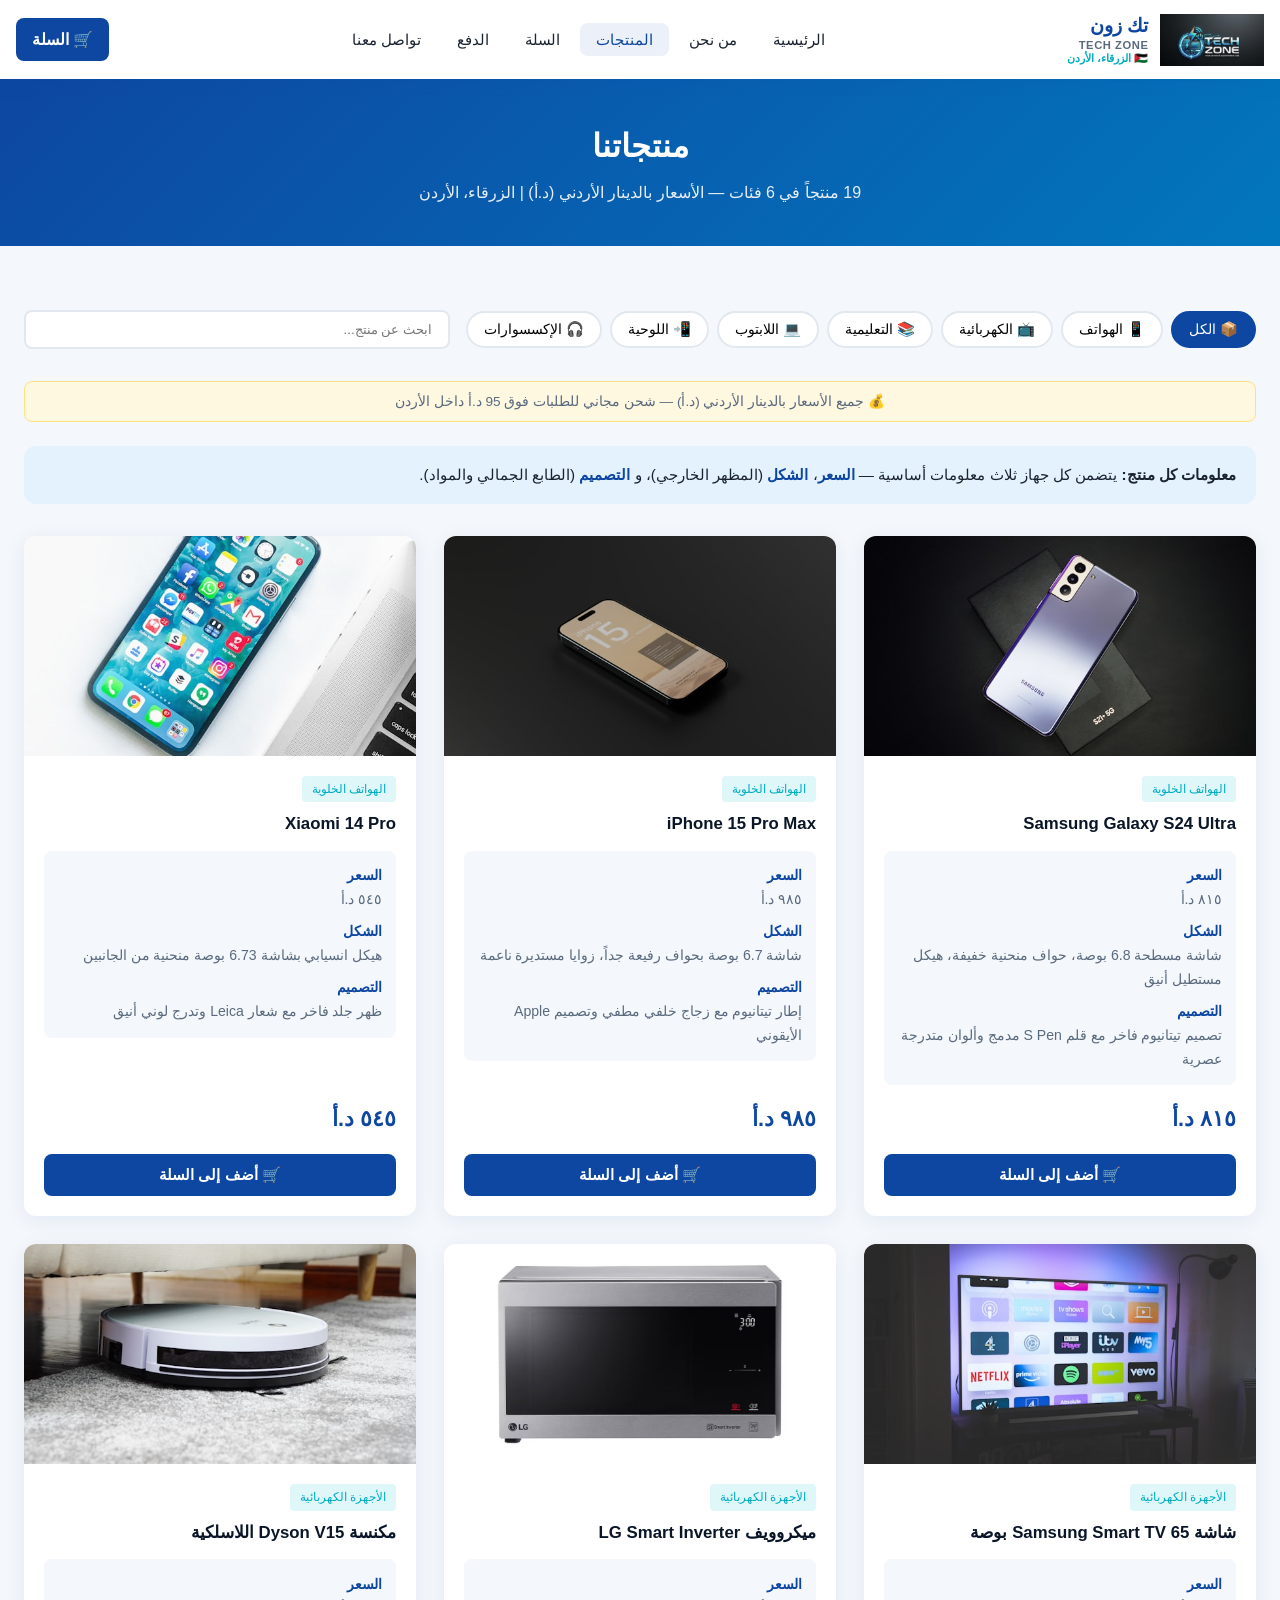
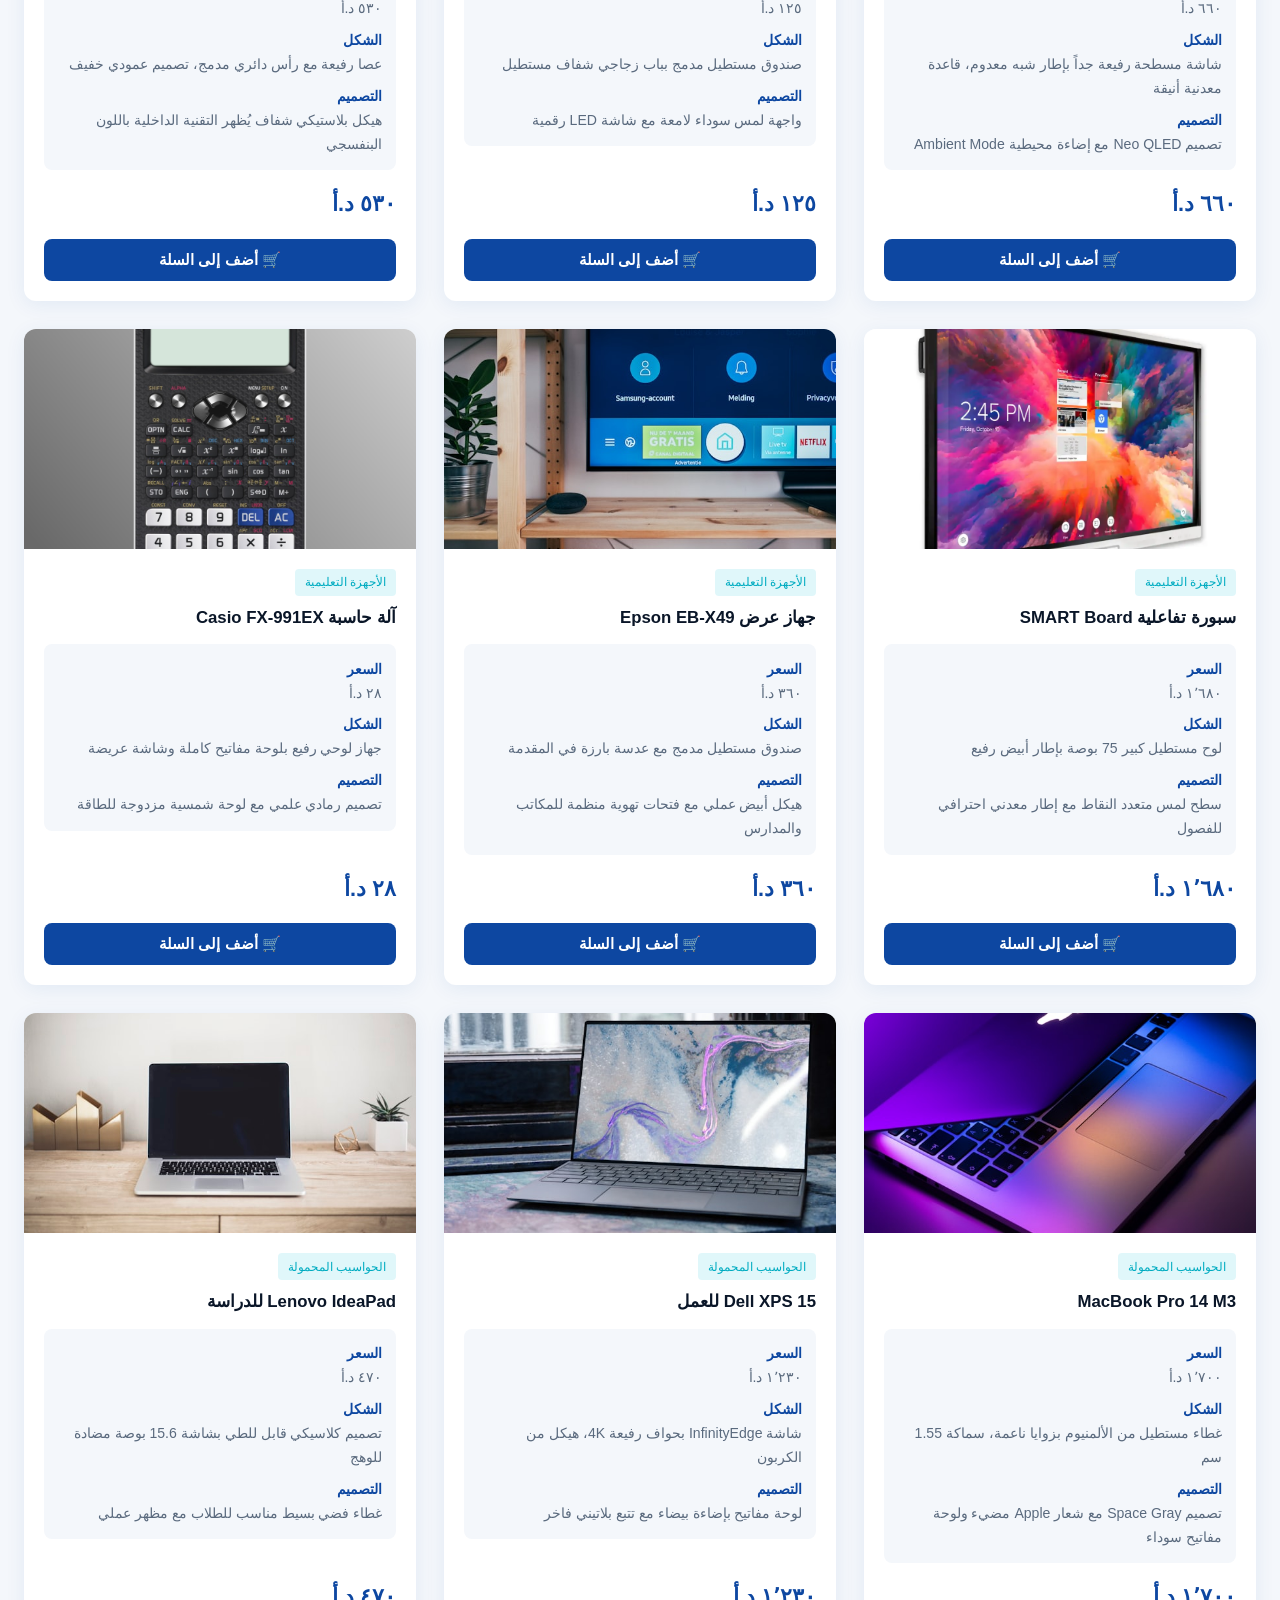
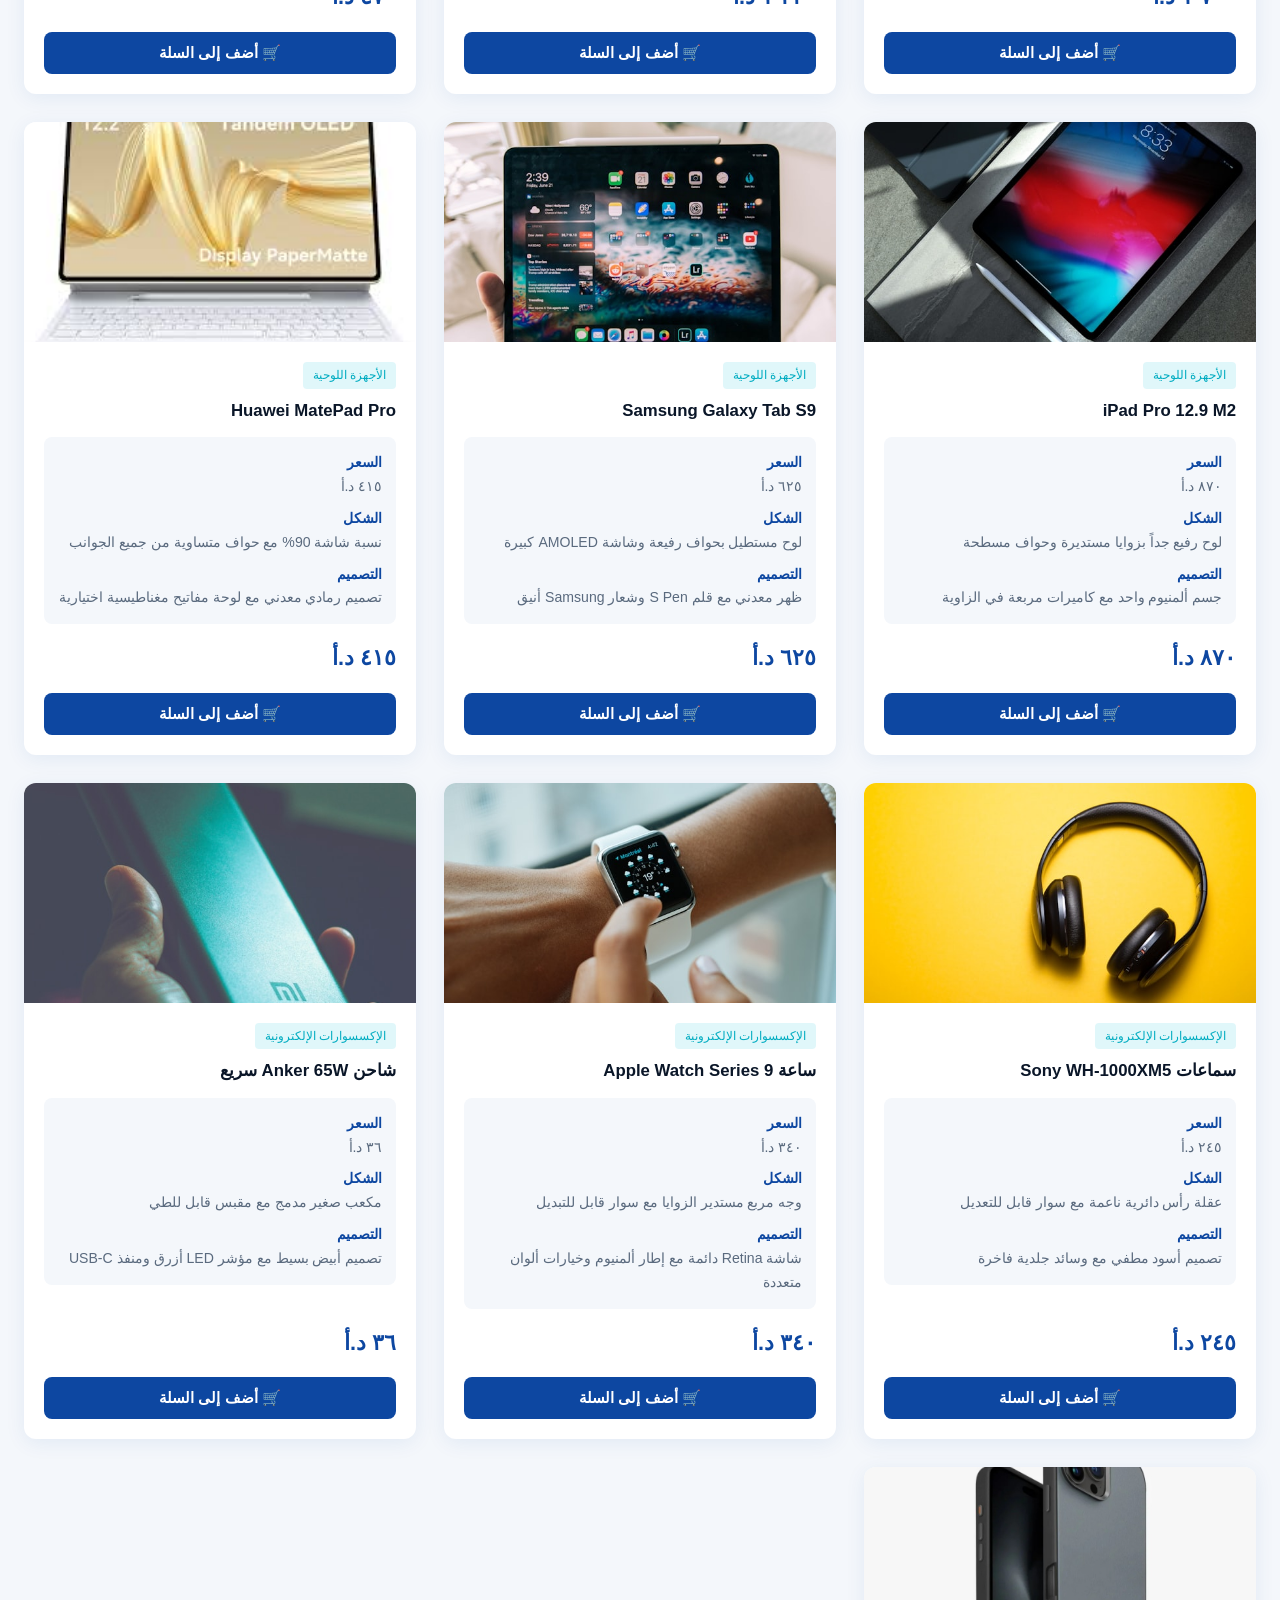
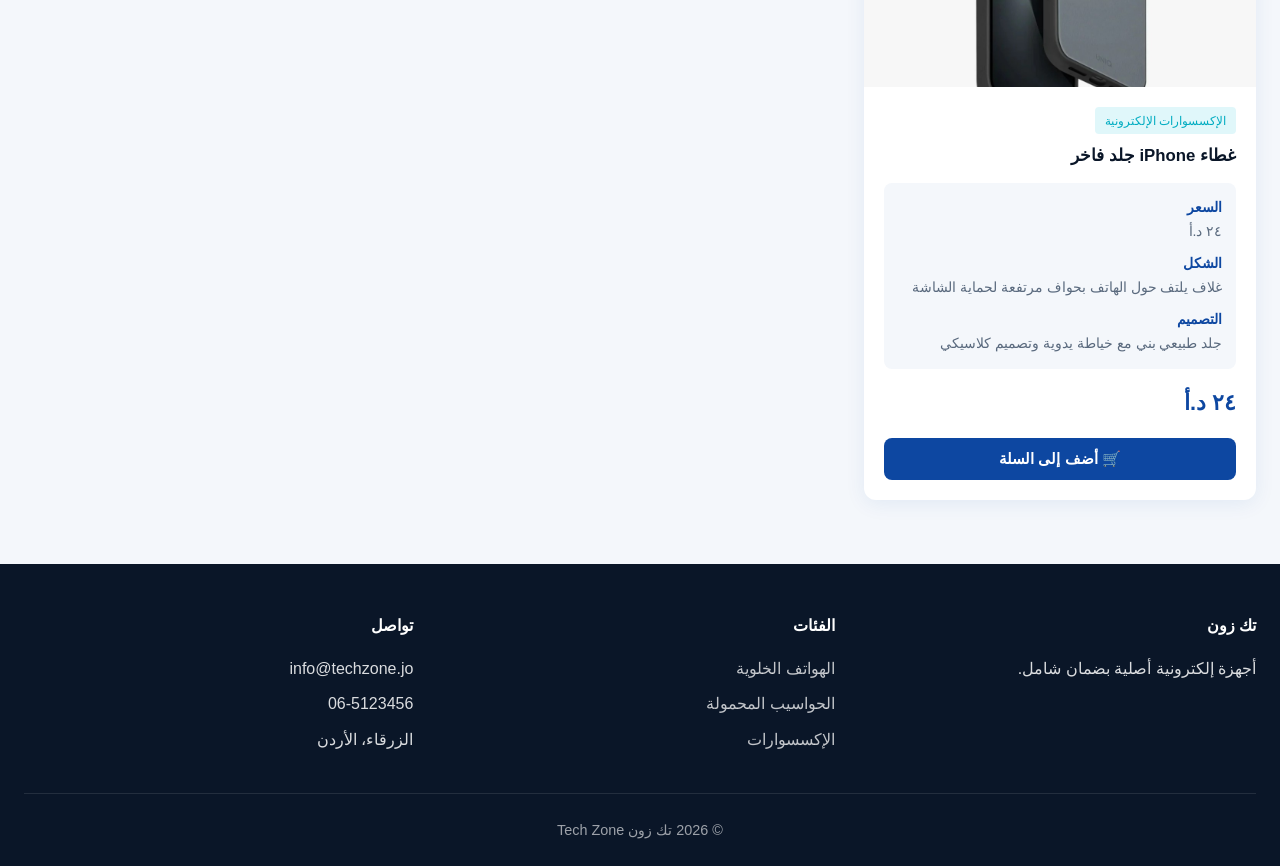
<file: products.html>
<!DOCTYPE html>
<html lang="ar" dir="rtl">
<head>
  <meta charset="UTF-8">
  <meta name="viewport" content="width=device-width, initial-scale=1.0, viewport-fit=cover">
  <meta name="description" content="تصفح جميع الأجهزة الإلكترونية في تك زون - هواتف، لابتوبات، تلفزيونات وإكسسوارات">
  <title>المنتجات | تك زون Tech Zone</title>
  <link rel="stylesheet" href="css/style.css">
</head>
<body>
  <header class="site-header">
    <div class="header-inner">
      <a href="index.html" class="logo">
        <img src="images/logo.png" alt="تك زون Tech Zone" class="logo-img">
        <div class="logo-text">
          <span class="store-name">تك زون</span>
          <span class="store-name-en">TECH ZONE</span>
          <span class="location">🇯🇴 الزرقاء، الأردن</span>
        </div>
      </a>
      <button class="menu-toggle" aria-label="القائمة">☰</button>
      <nav class="main-nav">
        <ul>
          <li><a href="index.html">الرئيسية</a></li>
          <li><a href="about.html">من نحن</a></li>
          <li><a href="products.html" class="active">المنتجات</a></li>
          <li><a href="cart.html">السلة</a></li>
          <li><a href="checkout.html">الدفع</a></li>
          <li><a href="contact.html">تواصل معنا</a></li>
        </ul>
      </nav>
      <div class="header-actions">
        <a href="cart.html" class="cart-link">🛒 السلة<span class="cart-badge" style="display:none">0</span></a>
      </div>
    </div>
  </header>

  <section class="page-banner">
    <h1>منتجاتنا</h1>
    <p>19 منتجاً في 6 فئات — الأسعار بالدينار الأردني (د.أ) | الزرقاء، الأردن</p>
  </section>

  <section class="section">
    <div class="container">
      <div class="products-toolbar">
        <div class="filter-tabs">
          <button class="filter-tab active" data-category="all">📦 الكل</button>
          <button class="filter-tab" data-category="phones" id="phones">📱 الهواتف</button>
          <button class="filter-tab" data-category="appliances" id="appliances">📺 الكهربائية</button>
          <button class="filter-tab" data-category="education" id="education">📚 التعليمية</button>
          <button class="filter-tab" data-category="laptops" id="laptops">💻 اللابتوب</button>
          <button class="filter-tab" data-category="tablets" id="tablets">📲 اللوحية</button>
          <button class="filter-tab" data-category="accessories" id="accessories">🎧 الإكسسوارات</button>
        </div>
        <div class="search-box">
          <input type="search" id="product-search" placeholder="ابحث عن منتج..." aria-label="بحث">
        </div>
      </div>

      <div class="currency-note">💰 جميع الأسعار بالدينار الأردني (د.أ) — شحن مجاني للطلبات فوق 95 د.أ داخل الأردن</div>

      <div style="background:#e3f2fd;border-radius:12px;padding:1rem 1.25rem;margin-bottom:2rem;font-size:0.95rem;">
        <strong>معلومات كل منتج:</strong> يتضمن كل جهاز ثلاث معلومات أساسية — 
        <strong style="color:#0d47a1;">السعر</strong>، 
        <strong style="color:#0d47a1;">الشكل</strong> (المظهر الخارجي)، و 
        <strong style="color:#0d47a1;">التصميم</strong> (الطابع الجمالي والمواد).
      </div>

      <div class="products-grid" id="products-grid"></div>
    </div>
  </section>

  <footer class="site-footer">
    <div class="container">
      <div class="footer-grid">
        <div><h4>تك زون</h4><p>أجهزة إلكترونية أصلية بضمان شامل.</p></div>
        <div><h4>الفئات</h4><ul>
          <li><a href="products.html#phones">الهواتف الخلوية</a></li>
          <li><a href="products.html#laptops">الحواسيب المحمولة</a></li>
          <li><a href="products.html#accessories">الإكسسوارات</a></li>
        </ul></div>
        <div><h4>تواصل</h4><ul><li>info@techzone.jo</li><li>06-5123456</li><li>الزرقاء، الأردن</li></ul></div>
      </div>
      <div class="footer-bottom"><p>© 2026 تك زون Tech Zone</p></div>
    </div>
  </footer>

  <script src="js/site-config.js"></script>
  <script src="js/image-utils.js"></script>
  <script src="js/products-data.js"></script>
  <script src="js/main.js"></script>
  <script>
    document.addEventListener("DOMContentLoaded", function() {
      const hash = window.location.hash.replace("#", "");
      if (hash) {
        const tab = document.querySelector('[data-category="' + hash + '"]');
        if (tab) {
          document.querySelectorAll(".filter-tab").forEach(t => t.classList.remove("active"));
          tab.classList.add("active");
          tab.click();
        }
      }
    });
  </script>
</body>
</html>
</file>
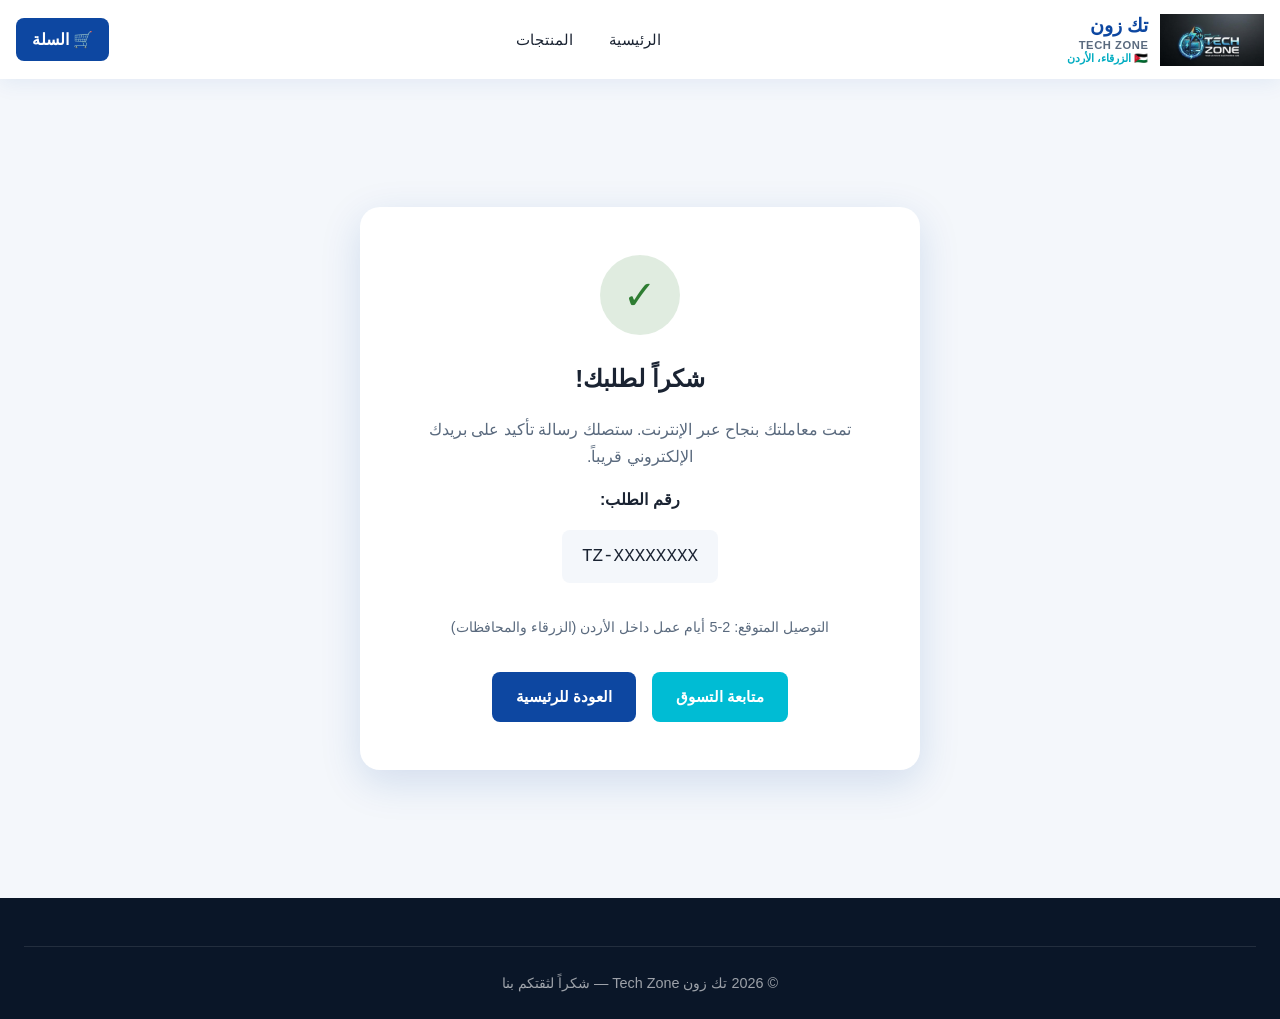
<file: thank-you.html>
<!DOCTYPE html>
<html lang="ar" dir="rtl">
<head>
  <meta charset="UTF-8">
  <meta name="viewport" content="width=device-width, initial-scale=1.0, viewport-fit=cover">
  <title>تم الطلب بنجاح | تك زون Tech Zone</title>
  <link rel="stylesheet" href="css/style.css">
</head>
<body>
  <header class="site-header">
    <div class="header-inner">
      <a href="index.html" class="logo">
        <img src="images/logo.png" alt="تك زون Tech Zone" class="logo-img">
        <div class="logo-text">
          <span class="store-name">تك زون</span>
          <span class="store-name-en">TECH ZONE</span>
          <span class="location">🇯🇴 الزرقاء، الأردن</span>
        </div>
      </a>
      <nav class="main-nav">
        <ul>
          <li><a href="index.html">الرئيسية</a></li>
          <li><a href="products.html">المنتجات</a></li>
        </ul>
      </nav>
      <div class="header-actions">
        <a href="cart.html" class="cart-link">🛒 السلة<span class="cart-badge" style="display:none">0</span></a>
      </div>
    </div>
  </header>

  <section class="section">
    <div class="container">
      <div class="thank-you-box">
        <div class="success-icon">✓</div>
        <h1>شكراً لطلبك!</h1>
        <p style="color:#5a6a7e;margin:1rem 0;">
          تمت معاملتك بنجاح عبر الإنترنت. ستصلك رسالة تأكيد على بريدك الإلكتروني قريباً.
        </p>
        <p><strong>رقم الطلب:</strong></p>
        <div class="order-id" id="order-id">TZ-XXXXXXXX</div>
        <p style="font-size:0.9rem;color:#5a6a7e;margin-top:1rem;">
          التوصيل المتوقع: 2-5 أيام عمل داخل الأردن (الزرقاء والمحافظات)
        </p>
        <div style="margin-top:2rem;display:flex;gap:1rem;justify-content:center;flex-wrap:wrap;">
          <a href="products.html" class="btn btn-primary">متابعة التسوق</a>
          <a href="index.html" class="btn btn-secondary">العودة للرئيسية</a>
        </div>
      </div>
    </div>
  </section>

  <footer class="site-footer">
    <div class="container">
      <div class="footer-bottom"><p>© 2026 تك زون Tech Zone — شكراً لثقتكم بنا</p></div>
    </div>
  </footer>

  <script src="js/site-config.js"></script>
  <script src="js/image-utils.js"></script>
  <script src="js/products-data.js"></script>
  <script src="js/main.js"></script>
</body>
</html>
</file>
<file: css/style.css>
/* Tech Zone (تك زون) - E-commerce Styles */
:root {
  --primary: #0d47a1;
  --primary-light: #1565c0;
  --accent: #00bcd4;
  --accent-hover: #00acc1;
  --dark: #0a1628;
  --text: #1a2332;
  --text-muted: #5a6a7e;
  --bg: #f4f7fb;
  --white: #ffffff;
  --success: #2e7d32;
  --warning: #f57c00;
  --border: #e2e8f0;
  --shadow: 0 4px 20px rgba(13, 71, 161, 0.08);
  --shadow-lg: 0 12px 40px rgba(13, 71, 161, 0.15);
  --radius: 12px;
  --radius-lg: 20px;
  --transition: 0.25s ease;
  --font: 'Segoe UI', Tahoma, 'Noto Sans Arabic', Arial, sans-serif;
}

*, *::before, *::after {
  box-sizing: border-box;
  margin: 0;
  padding: 0;
}

html {
  scroll-behavior: smooth;
  -webkit-text-size-adjust: 100%;
  text-size-adjust: 100%;
}

html, body {
  overflow-x: hidden;
  max-width: 100%;
}

body {
  font-family: var(--font);
  background: var(--bg);
  color: var(--text);
  line-height: 1.7;
  min-height: 100vh;
  display: flex;
  flex-direction: column;
}

[dir="rtl"] body {
  text-align: right;
}

img {
  max-width: 100%;
  height: auto;
  display: block;
}

a {
  color: var(--primary);
  text-decoration: none;
  transition: color var(--transition);
}

a:hover {
  color: var(--accent);
}

/* Header */
.site-header {
  background: var(--white);
  box-shadow: var(--shadow);
  position: sticky;
  top: 0;
  z-index: 1000;
  width: 100%;
}

.header-inner {
  max-width: 1280px;
  margin: 0 auto;
  padding: 0.85rem 1.5rem;
  padding-left: max(1rem, env(safe-area-inset-left));
  padding-right: max(1rem, env(safe-area-inset-right));
  display: flex;
  align-items: center;
  justify-content: space-between;
  gap: 0.75rem;
  flex-wrap: wrap;
  position: relative;
}

.logo {
  display: flex;
  align-items: center;
  gap: 0.75rem;
  text-decoration: none;
}

.logo img.logo-img {
  height: 52px;
  width: auto;
  max-width: 180px;
  object-fit: contain;
  display: block;
}

.logo-text {
  display: flex;
  flex-direction: column;
  line-height: 1.25;
}

.logo-text .store-name {
  font-weight: 800;
  font-size: 1.2rem;
  color: var(--primary);
}

.logo-text .store-name-en {
  font-size: 0.7rem;
  color: var(--text-muted);
  font-weight: 600;
  letter-spacing: 0.05em;
}

.logo-text .location {
  font-size: 0.68rem;
  color: var(--accent-hover);
  font-weight: 600;
}

@media (max-width: 600px) {
  .logo-text { display: none; }
  .logo img.logo-img { height: 44px; max-width: 140px; }
}

.main-nav ul {
  list-style: none;
  display: flex;
  gap: 0.25rem;
  flex-wrap: wrap;
}

.main-nav a {
  padding: 0.5rem 1rem;
  border-radius: 8px;
  color: var(--text);
  font-weight: 500;
  font-size: 0.95rem;
}

.main-nav a:hover,
.main-nav a.active {
  background: rgba(13, 71, 161, 0.08);
  color: var(--primary);
}

.header-actions {
  display: flex;
  align-items: center;
  gap: 0.75rem;
}

.cart-link {
  position: relative;
  display: flex;
  align-items: center;
  gap: 0.4rem;
  padding: 0.5rem 1rem;
  background: var(--primary);
  color: white !important;
  border-radius: 8px;
  font-weight: 600;
}

.cart-link:hover {
  background: var(--primary-light);
  color: white !important;
}

.cart-badge {
  position: absolute;
  top: -6px;
  left: -6px;
  background: var(--warning);
  color: white;
  font-size: 0.7rem;
  min-width: 20px;
  height: 20px;
  border-radius: 50%;
  display: flex;
  align-items: center;
  justify-content: center;
  font-weight: 700;
}

[dir="rtl"] .cart-badge {
  left: auto;
  right: -6px;
}

.menu-toggle {
  display: none;
  background: none;
  border: none;
  font-size: 1.5rem;
  cursor: pointer;
  color: var(--primary);
  min-width: 44px;
  min-height: 44px;
  padding: 0.5rem;
  border-radius: 8px;
  flex-shrink: 0;
}

.menu-toggle:hover {
  background: rgba(13, 71, 161, 0.08);
}

body.menu-open {
  overflow: hidden;
}

/* Hero */
.hero {
  background: linear-gradient(135deg, var(--dark) 0%, var(--primary) 55%, #0277bd 100%);
  color: white;
  padding: 4rem 1.5rem 5rem;
  position: relative;
  overflow: hidden;
}

.hero::before {
  content: '';
  position: absolute;
  inset: 0;
  background: url("data:image/svg+xml,%3Csvg width='60' height='60' viewBox='0 0 60 60' xmlns='http://www.w3.org/2000/svg'%3E%3Cg fill='none' fill-rule='evenodd'%3E%3Cg fill='%23ffffff' fill-opacity='0.04'%3E%3Cpath d='M36 34v-4h-2v4h-4v2h4v4h2v-4h4v-2h-4zm0-30V0h-2v4h-4v2h4v4h2V6h4V4h-4zM6 34v-4H4v4H0v2h4v4h2v-4h4v-2H6zM6 4V0H4v4H0v2h4v4h2V6h4V4H6z'/%3E%3C/g%3E%3C/g%3E%3C/svg%3E");
  opacity: 0.5;
}

.hero-content {
  max-width: 1280px;
  margin: 0 auto;
  position: relative;
  display: grid;
  grid-template-columns: 1fr 1fr;
  gap: 3rem;
  align-items: center;
}

.hero h1 {
  font-size: clamp(1.8rem, 4vw, 2.75rem);
  line-height: 1.3;
  margin-bottom: 1rem;
}

.hero p {
  font-size: 1.1rem;
  opacity: 0.92;
  margin-bottom: 1.75rem;
  max-width: 520px;
}

.hero-btns {
  display: flex;
  gap: 1rem;
  flex-wrap: wrap;
}

.hero-image {
  border-radius: var(--radius-lg);
  overflow: hidden;
  box-shadow: var(--shadow-lg);
  aspect-ratio: 4/3;
}

.hero-image img {
  width: 100%;
  height: 100%;
  object-fit: cover;
}

.hero-logo-wrap {
  background: linear-gradient(145deg, #0a1628 0%, #0d47a1 45%, #1a237e 100%);
  display: flex;
  align-items: center;
  justify-content: center;
  padding: 2rem;
  min-height: 280px;
}

.hero-logo-wrap .hero-logo {
  width: 100%;
  max-width: 420px;
  height: auto;
  max-height: 100%;
  object-fit: contain;
  filter: drop-shadow(0 8px 24px rgba(0, 0, 0, 0.35));
}

/* Hero visual (CSS — no external image file) */
.hero-visual {
  width: 100%;
  aspect-ratio: 4/3;
  border-radius: var(--radius-lg);
  overflow: hidden;
  box-shadow: var(--shadow-lg);
  background: linear-gradient(135deg, #0a1628 0%, #0d47a1 50%, #00bcd4 100%);
  display: flex;
  align-items: center;
  justify-content: center;
  position: relative;
}

.hero-visual::before {
  content: '';
  position: absolute;
  inset: 0;
  background: radial-gradient(circle at 30% 30%, rgba(255,255,255,0.12), transparent 55%);
}

.hero-visual-content {
  position: relative;
  text-align: center;
  color: white;
  padding: 2rem;
}

.hero-visual-content .hv-logo {
  display: inline-flex;
  width: 88px;
  height: 88px;
  align-items: center;
  justify-content: center;
  background: rgba(255,255,255,0.15);
  border: 2px solid rgba(255,255,255,0.35);
  border-radius: 20px;
  font-size: 2rem;
  font-weight: 800;
  margin-bottom: 1rem;
}

.hero-visual-content h2 {
  font-size: 1.5rem;
  margin-bottom: 0.35rem;
}

.hero-visual-content p {
  opacity: 0.9;
  font-size: 1rem;
}

.about-visual {
  min-height: 320px;
}

/* Buttons */
.btn {
  display: inline-flex;
  align-items: center;
  justify-content: center;
  gap: 0.5rem;
  padding: 0.75rem 1.5rem;
  border-radius: 8px;
  font-weight: 600;
  font-size: 0.95rem;
  border: none;
  cursor: pointer;
  transition: all var(--transition);
  font-family: inherit;
}

.btn-primary {
  background: var(--accent);
  color: white;
}

.btn-primary:hover {
  background: var(--accent-hover);
  transform: translateY(-2px);
  box-shadow: 0 6px 20px rgba(0, 188, 212, 0.35);
}

.btn-outline {
  background: transparent;
  color: white;
  border: 2px solid rgba(255,255,255,0.7);
}

.btn-outline:hover {
  background: rgba(255,255,255,0.15);
  border-color: white;
}

.btn-secondary {
  background: var(--primary);
  color: white;
}

.btn-secondary:hover {
  background: var(--primary-light);
}

.btn-sm {
  padding: 0.45rem 0.9rem;
  font-size: 0.85rem;
}

.btn-danger {
  background: #c62828;
  color: white;
}

.btn-danger:hover {
  background: #b71c1c;
}

/* Sections */
.container {
  max-width: 1280px;
  margin: 0 auto;
  padding: 0 1.5rem;
}

.section {
  padding: 4rem 0;
}

.section-header {
  text-align: center;
  margin-bottom: 2.5rem;
}

.section-header h2 {
  font-size: clamp(1.5rem, 3vw, 2rem);
  color: var(--dark);
  margin-bottom: 0.5rem;
}

.section-header p {
  color: var(--text-muted);
  max-width: 600px;
  margin: 0 auto;
}

/* Offers */
.offers-grid {
  display: grid;
  grid-template-columns: repeat(auto-fit, minmax(280px, 1fr));
  gap: 1.5rem;
}

.offer-card {
  background: var(--white);
  border-radius: var(--radius);
  overflow: hidden;
  box-shadow: var(--shadow);
  transition: transform var(--transition), box-shadow var(--transition);
  position: relative;
}

.offer-card:hover {
  transform: translateY(-6px);
  box-shadow: var(--shadow-lg);
}

.offer-badge {
  position: absolute;
  top: 12px;
  right: 12px;
  background: var(--warning);
  color: white;
  padding: 0.25rem 0.75rem;
  border-radius: 20px;
  font-size: 0.8rem;
  font-weight: 700;
  z-index: 2;
}

[dir="rtl"] .offer-badge {
  right: auto;
  left: 12px;
}

.offer-card img {
  width: 100%;
  height: 200px;
  object-fit: cover;
}

.offer-card-body {
  padding: 1.25rem;
}

.offer-card h3 {
  font-size: 1.1rem;
  margin-bottom: 0.35rem;
}

.offer-price {
  font-size: 1.25rem;
  font-weight: 800;
  color: var(--primary);
  margin: 0.5rem 0;
}

.offer-price .old {
  font-size: 0.9rem;
  color: var(--text-muted);
  text-decoration: line-through;
  font-weight: 400;
  margin-inline-start: 0.5rem;
}

/* Categories */
.categories-grid {
  display: grid;
  grid-template-columns: repeat(auto-fit, minmax(160px, 1fr));
  gap: 1rem;
}

.category-card {
  background: var(--white);
  border-radius: var(--radius);
  padding: 1.5rem 1rem;
  text-align: center;
  box-shadow: var(--shadow);
  transition: all var(--transition);
  border: 2px solid transparent;
}

.category-card:hover {
  border-color: var(--accent);
  transform: translateY(-4px);
}

.category-icon {
  font-size: 2.5rem;
  margin-bottom: 0.75rem;
}

.category-card h3 {
  font-size: 0.95rem;
  color: var(--dark);
}

/* Product cards */
.products-toolbar {
  display: flex;
  flex-wrap: wrap;
  gap: 1rem;
  margin-bottom: 2rem;
  align-items: center;
  justify-content: space-between;
}

.filter-tabs {
  display: flex;
  flex-wrap: wrap;
  gap: 0.5rem;
}

.filter-tab {
  padding: 0.5rem 1rem;
  border: 2px solid var(--border);
  background: var(--white);
  border-radius: 25px;
  cursor: pointer;
  font-family: inherit;
  font-size: 0.9rem;
  transition: all var(--transition);
}

.filter-tab:hover,
.filter-tab.active {
  border-color: var(--primary);
  background: var(--primary);
  color: white;
}

.search-box {
  display: flex;
  gap: 0.5rem;
}

.search-box {
  flex: 1;
  min-width: 0;
}

.search-box input {
  padding: 0.6rem 1rem;
  border: 2px solid var(--border);
  border-radius: 8px;
  font-family: inherit;
  min-width: 0;
  width: 100%;
  max-width: 100%;
}

.products-grid {
  display: grid;
  grid-template-columns: repeat(auto-fill, minmax(300px, 1fr));
  gap: 1.75rem;
}

.product-card {
  background: var(--white);
  border-radius: var(--radius);
  overflow: hidden;
  box-shadow: var(--shadow);
  transition: transform var(--transition);
  display: flex;
  flex-direction: column;
}

.product-card:hover {
  transform: translateY(-4px);
  box-shadow: var(--shadow-lg);
}

.product-card img,
.offer-card img {
  width: 100%;
  height: 220px;
  object-fit: cover;
  background: linear-gradient(135deg, #e3f2fd, #bbdefb);
}

.hero-image:not(.hero-logo-wrap) img {
  width: 100%;
  height: 100%;
  object-fit: cover;
}

.product-card img {
  transition: transform 0.35s ease;
}

.product-card:hover img {
  transform: scale(1.03);
}

.location-badge {
  display: inline-flex;
  align-items: center;
  gap: 0.4rem;
  background: rgba(255,255,255,0.15);
  border: 1px solid rgba(255,255,255,0.35);
  padding: 0.35rem 0.85rem;
  border-radius: 20px;
  font-size: 0.9rem;
  margin-bottom: 1rem;
}

.currency-note {
  font-size: 0.85rem;
  color: var(--text-muted);
  background: #fff8e1;
  border: 1px solid #ffe082;
  padding: 0.5rem 1rem;
  border-radius: 8px;
  margin-bottom: 1.5rem;
  text-align: center;
}

.product-card-body {
  padding: 1.25rem;
  flex: 1;
  display: flex;
  flex-direction: column;
}

.product-category-tag {
  display: inline-block;
  font-size: 0.75rem;
  background: rgba(0, 188, 212, 0.12);
  color: var(--accent-hover);
  padding: 0.2rem 0.6rem;
  border-radius: 4px;
  margin-bottom: 0.5rem;
  width: fit-content;
}

.product-card h3 {
  font-size: 1.05rem;
  margin-bottom: 0.75rem;
  color: var(--dark);
}

.product-info {
  background: var(--bg);
  border-radius: 8px;
  padding: 0.85rem;
  margin-bottom: 1rem;
  font-size: 0.88rem;
}

.product-info dt {
  font-weight: 700;
  color: var(--primary);
  margin-top: 0.5rem;
}

.product-info dt:first-child {
  margin-top: 0;
}

.product-info dd {
  color: var(--text-muted);
  margin-inline-start: 0;
}

.product-price {
  font-size: 1.35rem;
  font-weight: 800;
  color: var(--primary);
  margin-bottom: 1rem;
  margin-top: auto;
}

.product-card .btn {
  width: 100%;
}

/* About page */
.about-hero {
  background: linear-gradient(135deg, var(--primary), #0277bd);
  color: white;
  padding: 3rem 1.5rem;
  text-align: center;
}

.about-hero h1 {
  font-size: 2.25rem;
  margin-bottom: 0.5rem;
}

.about-grid {
  display: grid;
  grid-template-columns: 1fr 1fr;
  gap: 3rem;
  align-items: center;
  margin: 3rem 0;
}

.about-image {
  border-radius: var(--radius-lg);
  overflow: hidden;
  box-shadow: var(--shadow-lg);
}

.about-image img {
  width: 100%;
  height: 100%;
  min-height: 280px;
  object-fit: cover;
  display: block;
}

.values-grid {
  display: grid;
  grid-template-columns: repeat(auto-fit, minmax(240px, 1fr));
  gap: 1.5rem;
  margin-top: 2rem;
}

.value-card {
  background: var(--white);
  padding: 1.75rem;
  border-radius: var(--radius);
  box-shadow: var(--shadow);
  text-align: center;
  border-top: 4px solid var(--accent);
}

.value-card .icon {
  font-size: 2.5rem;
  margin-bottom: 1rem;
}

.value-card h3 {
  margin-bottom: 0.5rem;
  color: var(--dark);
}

.timeline {
  margin: 2rem 0;
  padding-inline-start: 1.5rem;
  border-inline-start: 3px solid var(--accent);
}

.timeline li {
  margin-bottom: 1.25rem;
  list-style: none;
  position: relative;
  padding-inline-start: 1rem;
}

.timeline li::before {
  content: '';
  position: absolute;
  right: -1.65rem;
  top: 0.5rem;
  width: 12px;
  height: 12px;
  background: var(--accent);
  border-radius: 50%;
}

[dir="rtl"] .timeline {
  padding-inline-start: 0;
  padding-inline-end: 1.5rem;
  border-inline-start: none;
  border-inline-end: 3px solid var(--accent);
}

[dir="rtl"] .timeline li::before {
  right: auto;
  left: -1.65rem;
}

/* Cart & Checkout */
.cart-layout {
  display: grid;
  grid-template-columns: 1fr 360px;
  gap: 2rem;
  align-items: start;
}

.cart-table-wrap {
  background: var(--white);
  border-radius: var(--radius);
  box-shadow: var(--shadow);
  overflow: hidden;
}

.cart-table {
  width: 100%;
  border-collapse: collapse;
}

.cart-table th,
.cart-table td {
  padding: 1rem;
  text-align: right;
  border-bottom: 1px solid var(--border);
}

.cart-table th {
  background: var(--bg);
  font-weight: 600;
}

.cart-item-img {
  width: 70px;
  height: 70px;
  object-fit: cover;
  border-radius: 8px;
}

.qty-control {
  display: flex;
  align-items: center;
  gap: 0.5rem;
}

.qty-control button {
  width: 32px;
  height: 32px;
  border: 1px solid var(--border);
  background: var(--bg);
  border-radius: 6px;
  cursor: pointer;
  font-size: 1rem;
}

.qty-control span {
  min-width: 28px;
  text-align: center;
  font-weight: 600;
}

.cart-summary {
  background: var(--white);
  border-radius: var(--radius);
  padding: 1.5rem;
  box-shadow: var(--shadow);
  position: sticky;
  top: 100px;
}

.cart-summary h3 {
  margin-bottom: 1rem;
  padding-bottom: 0.75rem;
  border-bottom: 2px solid var(--border);
}

.summary-row {
  display: flex;
  justify-content: space-between;
  margin-bottom: 0.75rem;
  color: var(--text-muted);
}

.summary-row.total {
  font-size: 1.25rem;
  font-weight: 800;
  color: var(--dark);
  margin-top: 1rem;
  padding-top: 1rem;
  border-top: 2px solid var(--border);
}

.empty-cart {
  text-align: center;
  padding: 4rem 2rem;
  background: var(--white);
  border-radius: var(--radius);
  box-shadow: var(--shadow);
}

.empty-cart .icon {
  font-size: 4rem;
  margin-bottom: 1rem;
  opacity: 0.5;
}

/* Checkout form */
.checkout-form {
  background: var(--white);
  border-radius: var(--radius);
  padding: 2rem;
  box-shadow: var(--shadow);
}

.form-group {
  margin-bottom: 1.25rem;
}

.form-group label {
  display: block;
  font-weight: 600;
  margin-bottom: 0.4rem;
  color: var(--dark);
}

.form-group input,
.form-group select,
.form-group textarea {
  width: 100%;
  padding: 0.75rem 1rem;
  border: 2px solid var(--border);
  border-radius: 8px;
  font-family: inherit;
  font-size: 1rem;
  transition: border-color var(--transition);
}

.form-group input:focus,
.form-group select:focus,
.form-group textarea:focus {
  outline: none;
  border-color: var(--primary);
}

.form-row {
  display: grid;
  grid-template-columns: 1fr 1fr;
  gap: 1rem;
}

.payment-methods {
  display: grid;
  grid-template-columns: repeat(3, 1fr);
  gap: 0.75rem;
  margin: 1rem 0;
}

.payment-option {
  border: 2px solid var(--border);
  border-radius: 8px;
  padding: 1rem;
  text-align: center;
  cursor: pointer;
  transition: all var(--transition);
}

.payment-option:hover,
.payment-option.selected {
  border-color: var(--primary);
  background: rgba(13, 71, 161, 0.05);
}

.payment-option input {
  display: none;
}

/* Contact */
.contact-grid {
  display: grid;
  grid-template-columns: 1fr 1fr;
  gap: 2rem;
}

.contact-info-card {
  background: var(--white);
  padding: 2rem;
  border-radius: var(--radius);
  box-shadow: var(--shadow);
}

.contact-item {
  display: flex;
  gap: 1rem;
  margin-bottom: 1.5rem;
  align-items: flex-start;
}

.contact-item .icon {
  width: 48px;
  height: 48px;
  background: rgba(13, 71, 161, 0.1);
  border-radius: 10px;
  display: flex;
  align-items: center;
  justify-content: center;
  font-size: 1.25rem;
  flex-shrink: 0;
}

.map-placeholder {
  background: linear-gradient(135deg, #e3f2fd, #bbdefb);
  border-radius: var(--radius);
  height: 280px;
  display: flex;
  align-items: center;
  justify-content: center;
  color: var(--primary);
  font-weight: 600;
  margin-top: 1.5rem;
}

/* Footer */
.site-footer {
  background: var(--dark);
  color: rgba(255,255,255,0.85);
  margin-top: auto;
  padding: 3rem 0 1.5rem;
}

.footer-grid {
  display: grid;
  grid-template-columns: repeat(auto-fit, minmax(220px, 1fr));
  gap: 2rem;
  margin-bottom: 2rem;
}

.footer-grid h4 {
  color: white;
  margin-bottom: 1rem;
  font-size: 1rem;
}

.footer-grid ul {
  list-style: none;
}

.footer-grid li {
  margin-bottom: 0.5rem;
}

.footer-grid a {
  color: rgba(255,255,255,0.75);
}

.footer-grid a:hover {
  color: var(--accent);
}

.footer-bottom {
  text-align: center;
  padding-top: 1.5rem;
  border-top: 1px solid rgba(255,255,255,0.1);
  font-size: 0.9rem;
  color: rgba(255,255,255,0.6);
}

/* Thank you */
.thank-you-box {
  text-align: center;
  max-width: 560px;
  margin: 4rem auto;
  padding: 3rem;
  background: var(--white);
  border-radius: var(--radius-lg);
  box-shadow: var(--shadow-lg);
}

.thank-you-box .success-icon {
  width: 80px;
  height: 80px;
  background: rgba(46, 125, 50, 0.15);
  color: var(--success);
  border-radius: 50%;
  display: flex;
  align-items: center;
  justify-content: center;
  font-size: 2.5rem;
  margin: 0 auto 1.5rem;
}

.order-id {
  background: var(--bg);
  padding: 0.75rem 1.25rem;
  border-radius: 8px;
  font-family: monospace;
  font-size: 1.1rem;
  margin: 1rem 0;
  display: inline-block;
}

/* Toast notification */
.toast {
  position: fixed;
  bottom: 24px;
  left: 50%;
  transform: translateX(-50%) translateY(100px);
  background: var(--dark);
  color: white;
  padding: 0.85rem 1.5rem;
  border-radius: 8px;
  box-shadow: var(--shadow-lg);
  z-index: 9999;
  opacity: 0;
  transition: all 0.35s ease;
}

.toast.show {
  transform: translateX(-50%) translateY(0);
  opacity: 1;
}

/* Page banner */
.page-banner {
  background: linear-gradient(135deg, var(--primary), #0277bd);
  color: white;
  padding: 2.5rem 1.5rem;
  text-align: center;
}

.page-banner h1 {
  font-size: 2rem;
}

.page-banner p {
  opacity: 0.9;
  margin-top: 0.35rem;
}

/* Brand strip */
.brand-strip {
  background: var(--white);
  padding: 2rem 0;
  border-block: 1px solid var(--border);
}

.brand-features {
  display: grid;
  grid-template-columns: repeat(auto-fit, minmax(200px, 1fr));
  gap: 1.5rem;
  text-align: center;
}

.brand-feature .icon {
  font-size: 2rem;
  margin-bottom: 0.5rem;
}

.brand-feature h4 {
  font-size: 0.95rem;
  color: var(--dark);
}

/* Responsive — جميع الأجهزة: هاتف، تابلت، حاسوب */
@media (max-width: 1200px) {
  .products-grid {
    grid-template-columns: repeat(auto-fill, minmax(260px, 1fr));
  }
}

@media (max-width: 992px) {
  .hero-content,
  .about-grid,
  .contact-grid,
  .cart-layout {
    grid-template-columns: 1fr;
  }

  .cart-summary {
    position: static;
  }

  .about-grid {
    gap: 2rem;
  }

  .hero-content {
    gap: 2rem;
  }

  .products-toolbar {
    flex-direction: column;
    align-items: stretch;
  }

  .filter-tabs {
    width: 100%;
  }
}

@media (max-width: 768px) {
  .container {
    padding-left: max(1rem, env(safe-area-inset-left));
    padding-right: max(1rem, env(safe-area-inset-right));
  }

  .section {
    padding: 2.5rem 0;
  }

  .menu-toggle {
    display: flex;
    align-items: center;
    justify-content: center;
    order: 2;
  }

  .header-inner {
    padding-top: 0.65rem;
    padding-bottom: 0.65rem;
  }

  .logo {
    order: 0;
    flex: 1;
    min-width: 0;
  }

  .header-actions {
    order: 1;
  }

  .main-nav {
    display: none;
    order: 4;
    flex-basis: 100%;
    width: 100%;
    position: relative;
    top: auto;
    right: auto;
    left: auto;
    background: var(--white);
    box-shadow: var(--shadow);
    padding: 0.5rem;
    border-radius: var(--radius);
    margin-top: 0.25rem;
    max-height: min(70vh, 420px);
    overflow-y: auto;
    -webkit-overflow-scrolling: touch;
  }

  .main-nav.open {
    display: block;
  }

  .main-nav ul {
    flex-direction: column;
    gap: 0.15rem;
  }

  .main-nav a {
    display: block;
    padding: 0.75rem 1rem;
    font-size: 1rem;
  }

  .cart-link {
    padding: 0.5rem 0.75rem;
    font-size: 0.9rem;
  }

  .hero {
    padding: 2.5rem 1rem 3rem;
  }

  .hero-content {
    text-align: center;
    grid-template-columns: 1fr;
  }

  .hero p {
    margin-inline: auto;
    font-size: 1rem;
  }

  .hero-btns {
    justify-content: center;
  }

  .hero-logo-wrap {
    min-height: 220px;
    padding: 1.25rem;
    aspect-ratio: auto;
  }

  .hero-logo-wrap .hero-logo {
    max-width: min(100%, 320px);
  }

  .hero-image {
    aspect-ratio: auto;
    width: 100%;
  }

  .offers-grid,
  .categories-grid {
    grid-template-columns: 1fr;
  }

  .products-grid {
    grid-template-columns: 1fr;
    gap: 1.25rem;
  }

  .product-card img,
  .offer-card img {
    height: 200px;
  }

  .filter-tabs {
    flex-wrap: nowrap;
    overflow-x: auto;
    -webkit-overflow-scrolling: touch;
    padding-bottom: 0.35rem;
    scrollbar-width: thin;
  }

  .filter-tab {
    flex-shrink: 0;
    white-space: nowrap;
  }

  .about-hero h1,
  .page-banner h1 {
    font-size: clamp(1.5rem, 6vw, 2rem);
  }

  .page-banner {
    padding: 2rem 1rem;
  }

  .about-image img {
    min-height: 220px;
  }

  .form-row,
  .payment-methods {
    grid-template-columns: 1fr;
  }

  .checkout-form {
    padding: 1.25rem;
  }

  .contact-info-card {
    padding: 1.25rem;
  }

  .cart-table-wrap {
    overflow-x: auto;
    -webkit-overflow-scrolling: touch;
  }

  .cart-table thead {
    display: none;
  }

  .cart-table tbody tr {
    display: block;
    padding: 1rem;
    margin-bottom: 0.75rem;
    border: 1px solid var(--border);
    border-radius: var(--radius);
    background: var(--bg);
  }

  .cart-table td {
    display: block;
    text-align: right;
    border: none;
    padding: 0.4rem 0;
  }

  .cart-table td::before {
    content: attr(data-label) ": ";
    font-weight: 700;
    color: var(--primary);
    font-size: 0.8rem;
  }

  .cart-table td[data-label="المنتج"]::before {
    display: none;
  }

  .cart-item-img {
    width: 80px;
    height: 80px;
  }

  .thank-you-box {
    margin: 2rem auto;
    padding: 1.5rem 1rem;
  }

  .footer-grid {
    grid-template-columns: 1fr;
    text-align: center;
  }

  .footer-bottom {
    font-size: 0.8rem;
    padding-left: 0.5rem;
    padding-right: 0.5rem;
  }

  .btn {
    min-height: 44px;
  }

  .toast {
    left: 1rem;
    right: 1rem;
    transform: translateY(100px);
    text-align: center;
  }

  .toast.show {
    transform: translateY(0);
  }
}

@media (max-width: 480px) {
  .logo img.logo-img {
    height: 40px;
    max-width: 120px;
  }

  .cart-link {
    padding: 0.45rem 0.65rem;
    font-size: 0.85rem;
  }

  .hero h1 {
    font-size: 1.55rem;
  }

  .location-badge {
    font-size: 0.8rem;
  }

  .product-info {
    font-size: 0.82rem;
  }

  .values-grid {
    grid-template-columns: 1fr;
  }

  .brand-features {
    grid-template-columns: 1fr 1fr;
    gap: 1rem;
  }

  .payment-option {
    padding: 0.75rem 0.5rem;
    font-size: 0.9rem;
  }
}

@media (max-width: 360px) {
  .brand-features {
    grid-template-columns: 1fr;
  }

  .hero-btns .btn {
    width: 100%;
  }
}

/* شاشات كبيرة */
@media (min-width: 1400px) {
  .container,
  .header-inner,
  .hero-content {
    max-width: 1320px;
  }
}

@media (prefers-reduced-motion: reduce) {
  *, *::before, *::after {
    animation-duration: 0.01ms !important;
    transition-duration: 0.01ms !important;
    scroll-behavior: auto !important;
  }
}
</file>
